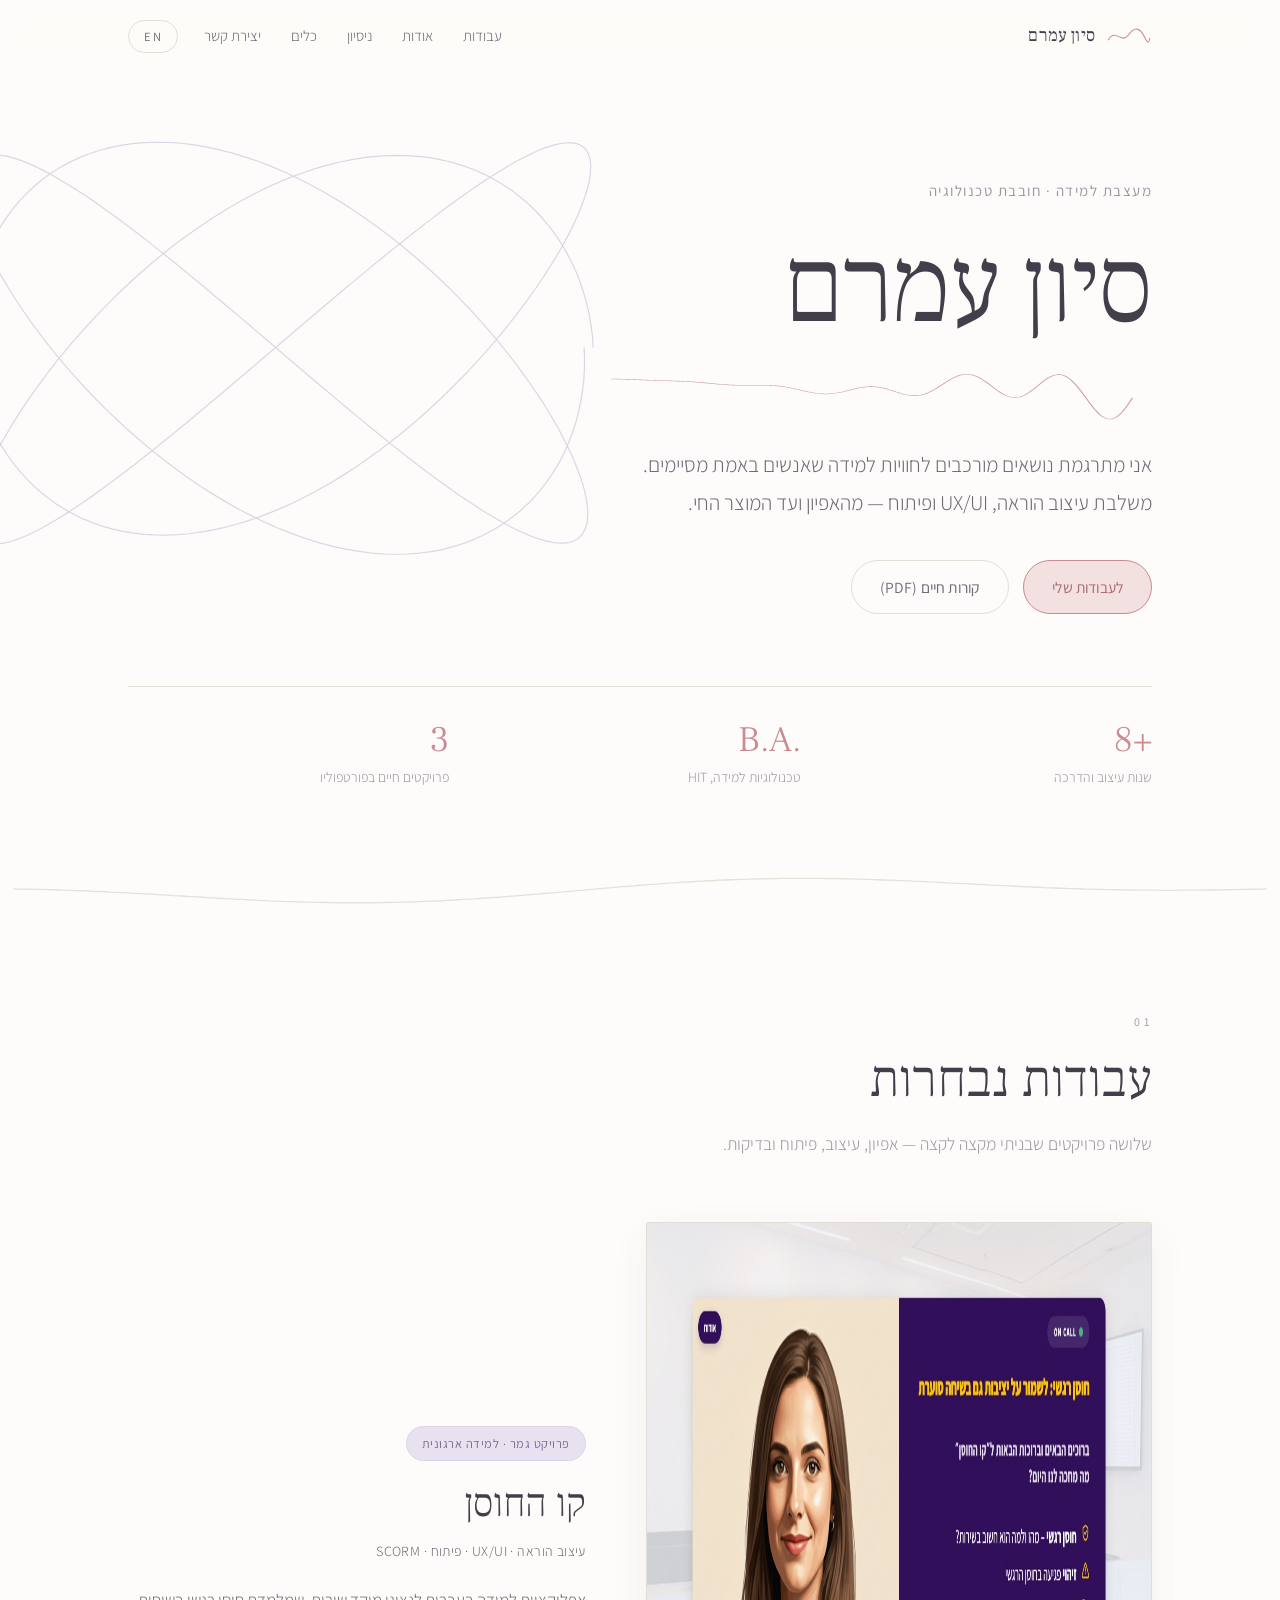
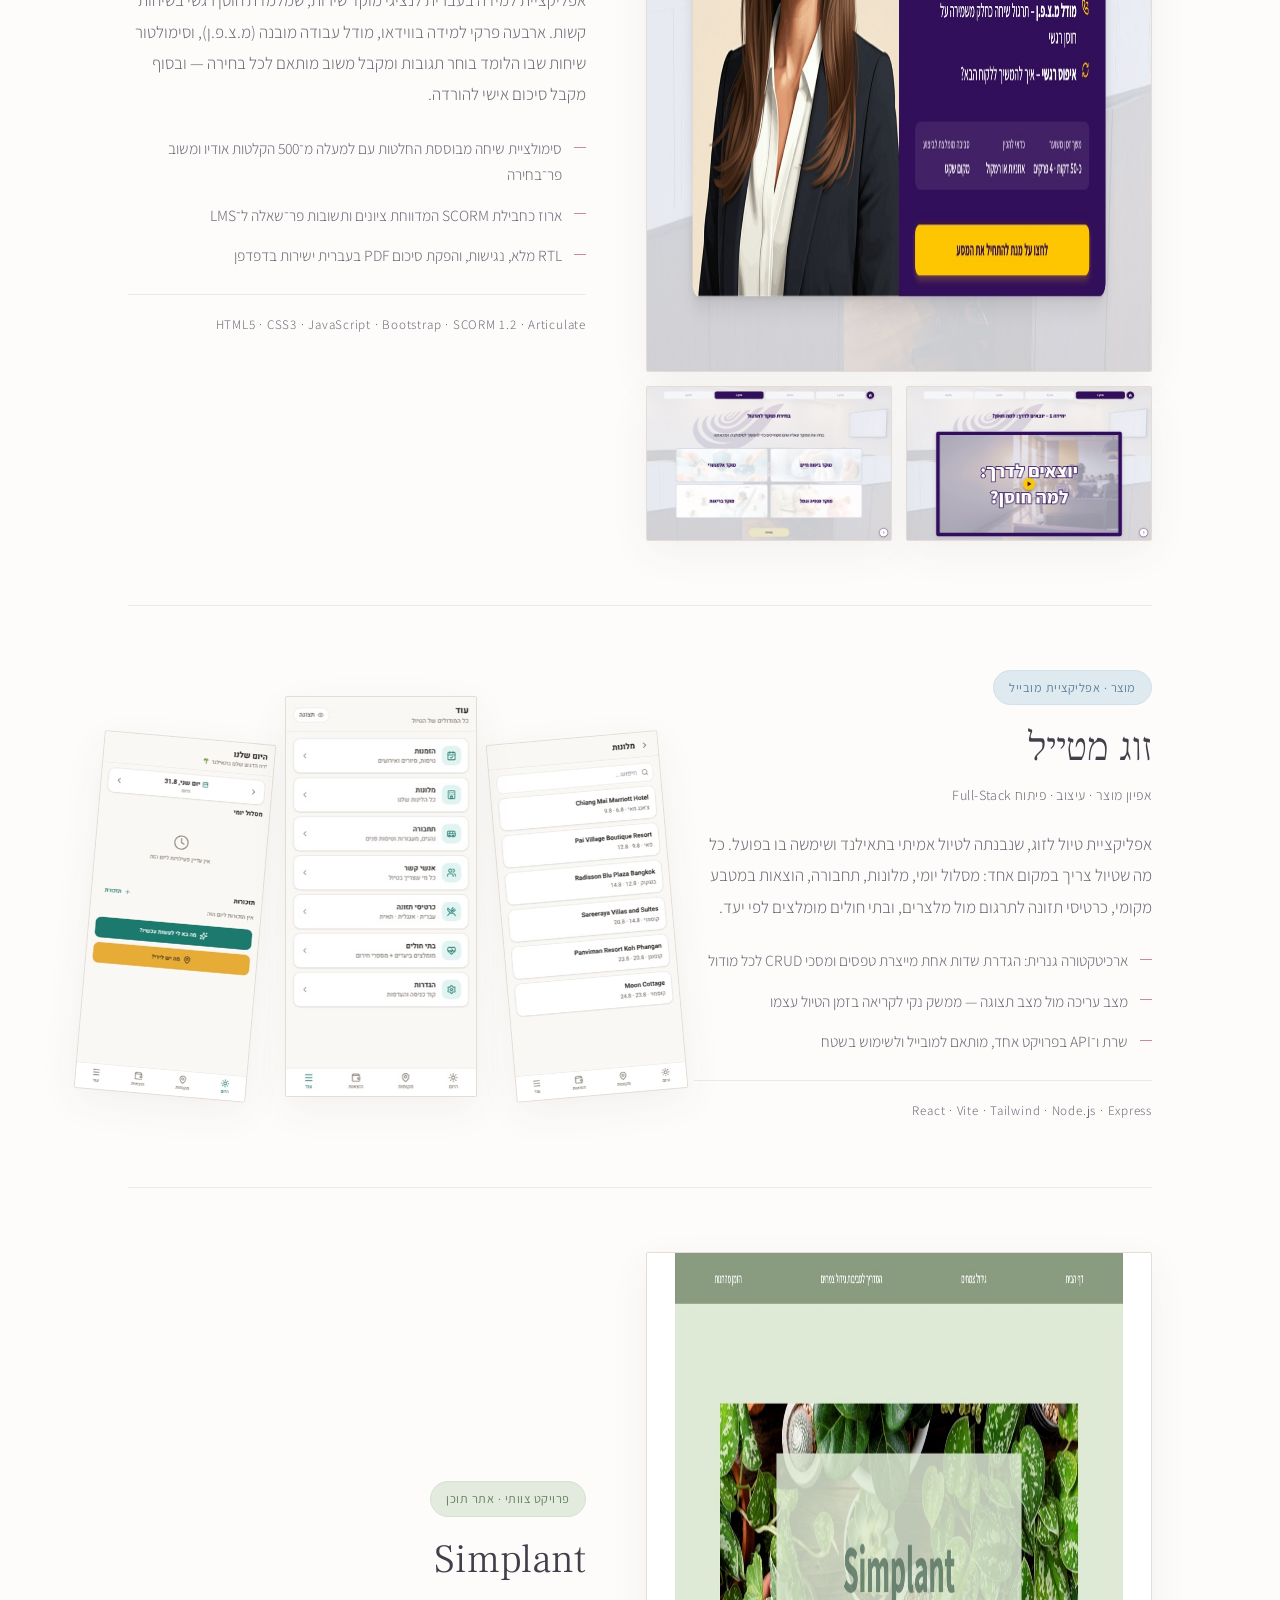
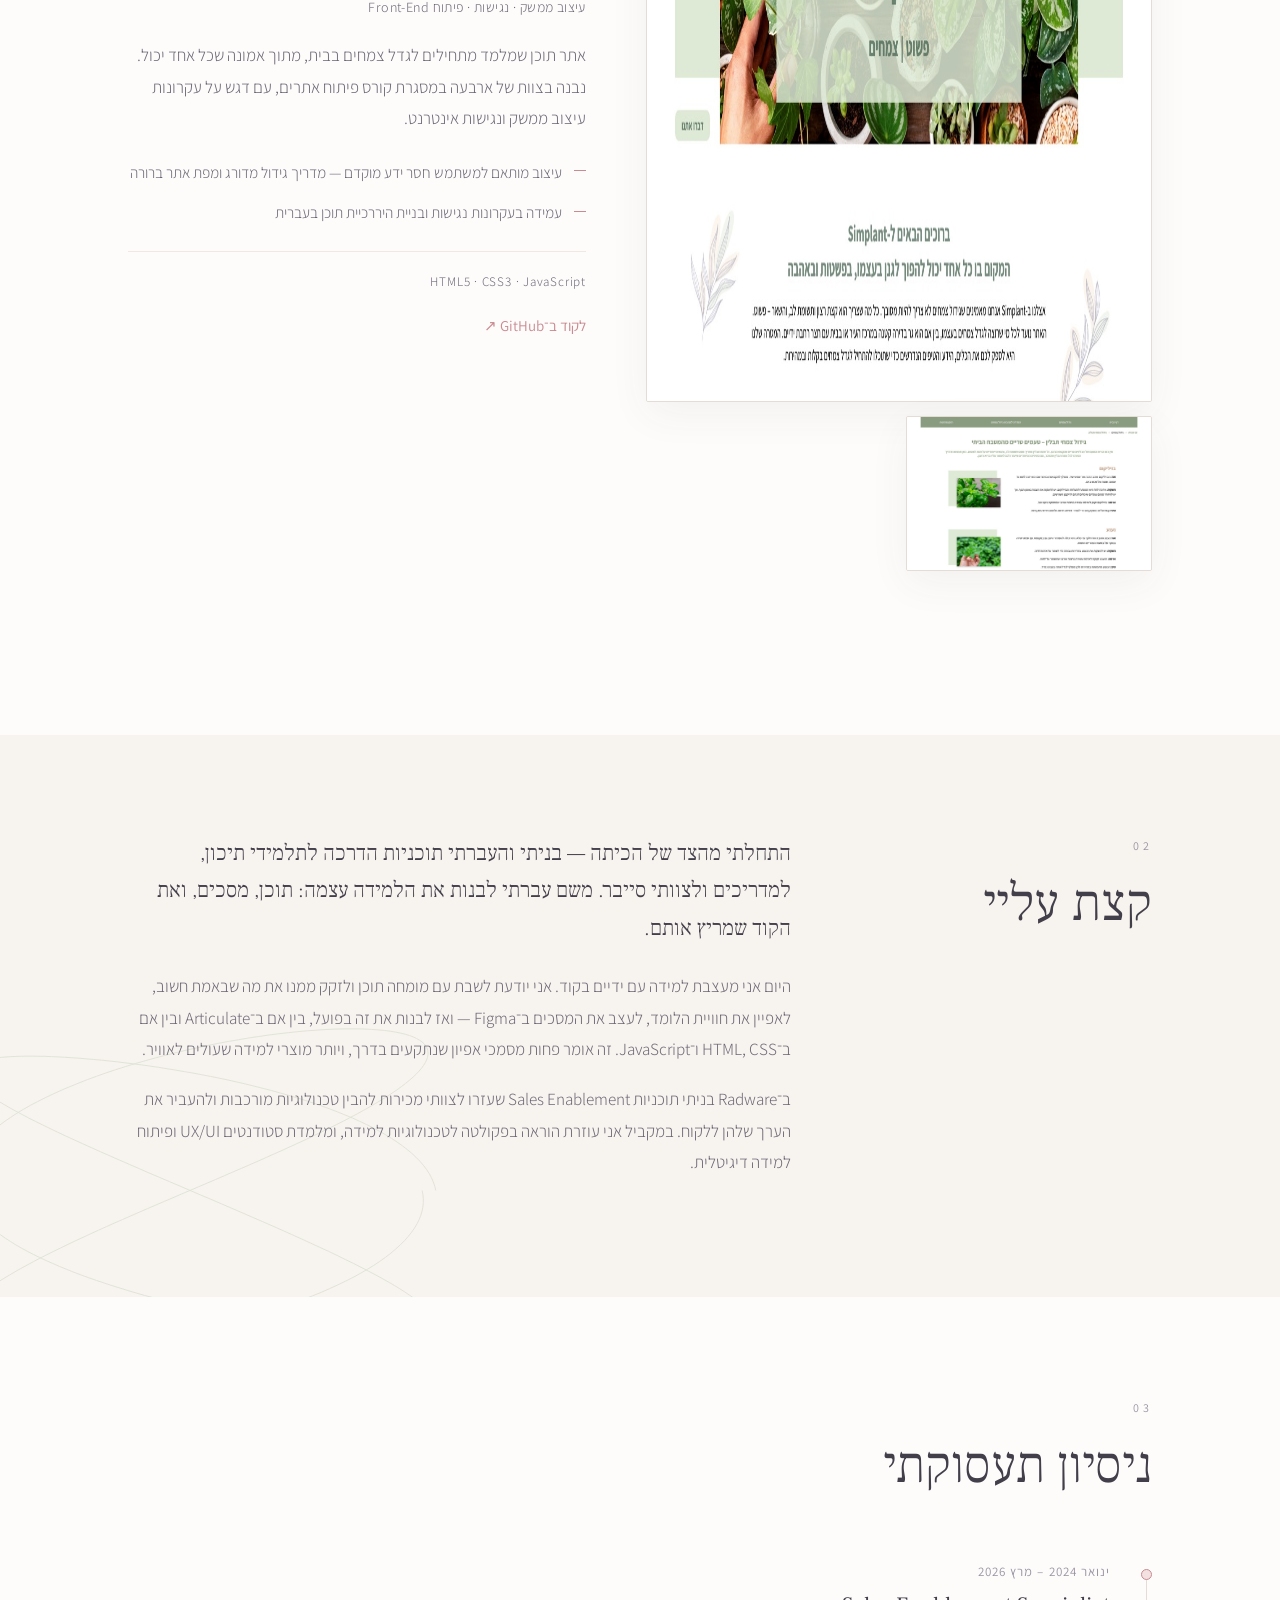
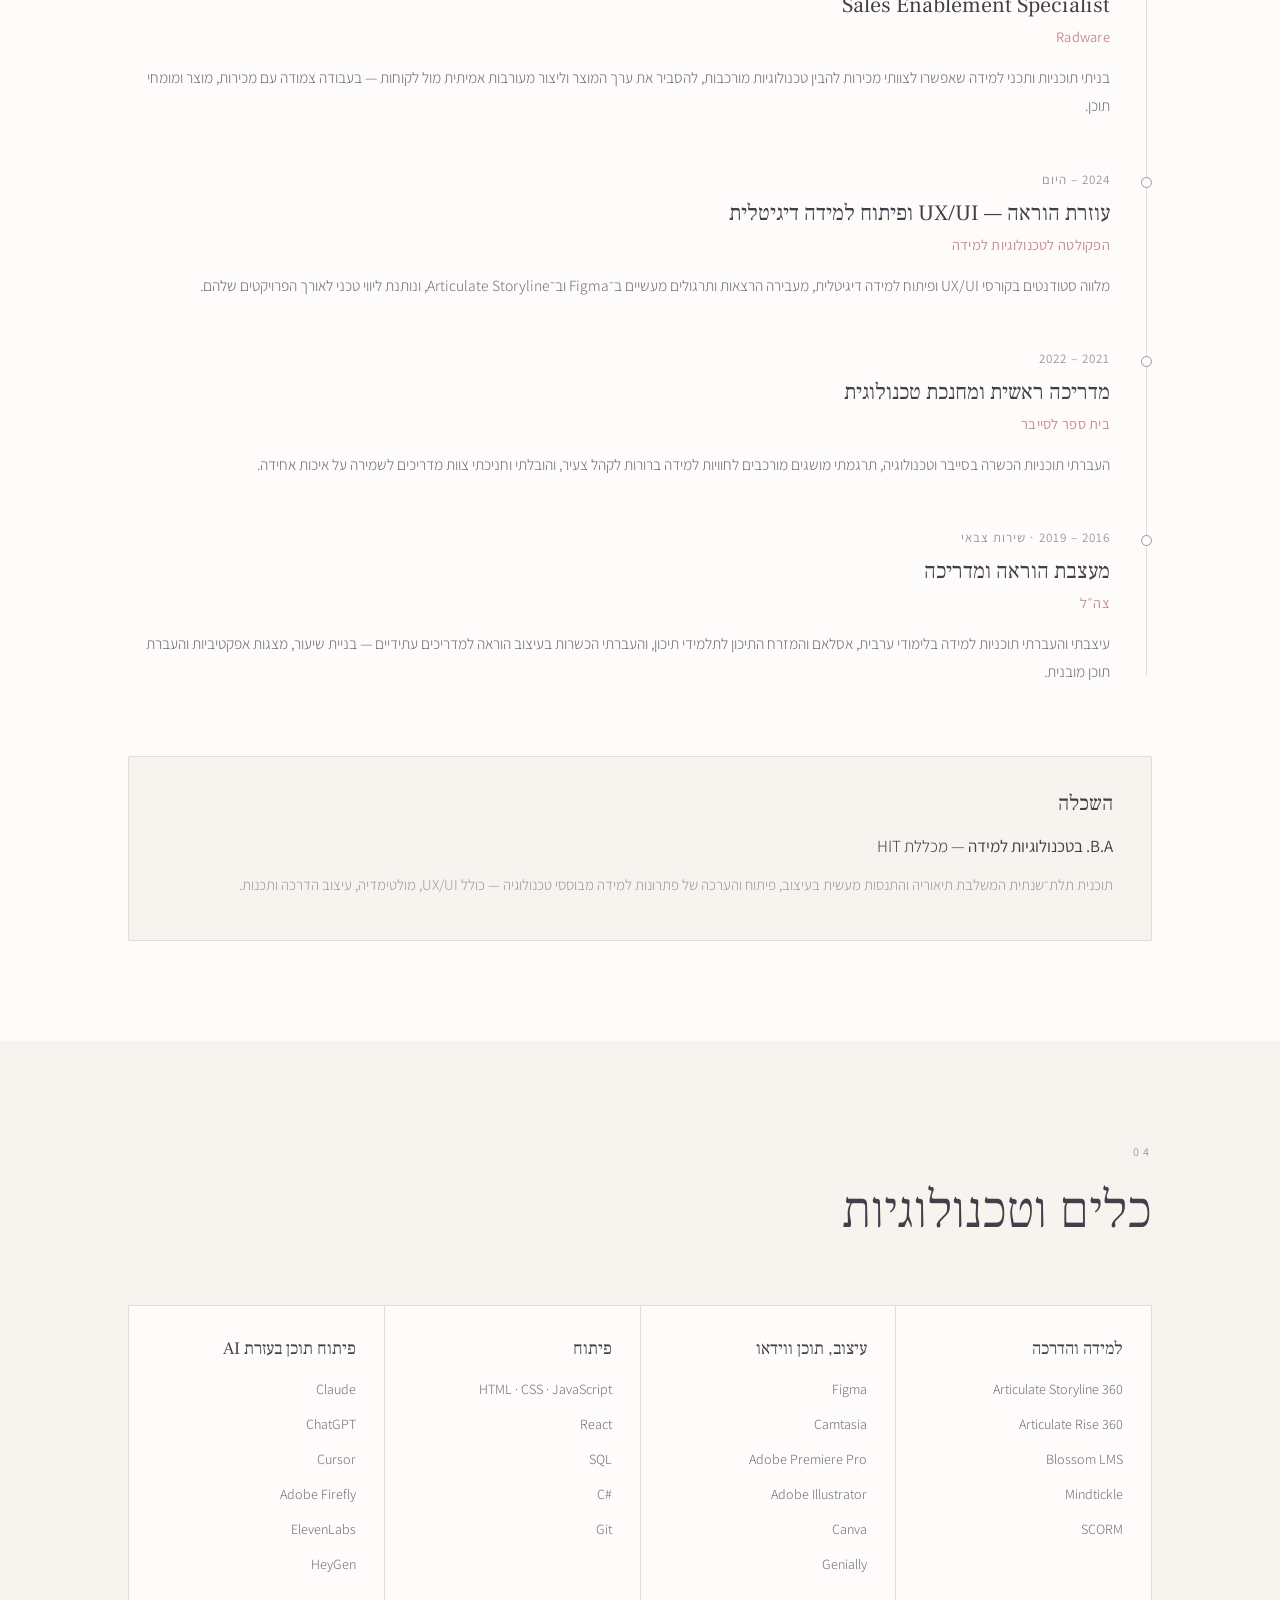
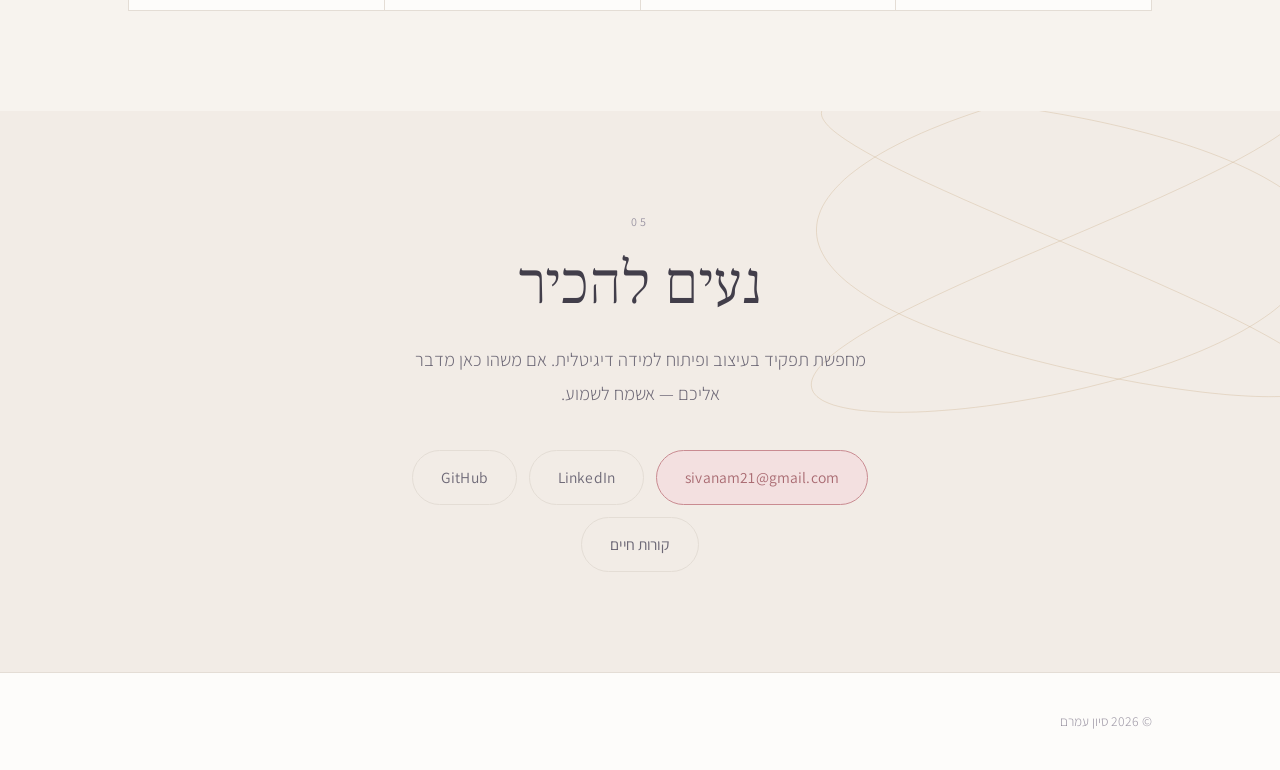
<file: old-site/index.html>
<!DOCTYPE html>
<html lang="he" dir="rtl">
<head>
<meta charset="utf-8">
<meta name="viewport" content="width=device-width, initial-scale=1">
<title>סיון עמרם — מעצבת למידה דיגיטלית</title>
<meta name="description" content="פורטפוליו של סיון עמרם — מעצבת למידה ופיתוח למידה דיגיטלית. פרויקטים בעברית, UX/UI, Articulate Storyline, SCORM ופיתוח אינטראקטיבי.">
<meta property="og:title" content="סיון עמרם — מעצבת למידה דיגיטלית">
<meta property="og:description" content="פורטפוליו: פרויקטי למידה דיגיטלית, UX/UI ופיתוח אינטראקטיבי.">
<meta property="og:type" content="website">
<link rel="preconnect" href="https://fonts.googleapis.com">
<link rel="preconnect" href="https://fonts.gstatic.com" crossorigin>
<link href="https://fonts.googleapis.com/css2?family=Frank+Ruhl+Libre:wght@300;400;500;700&family=Assistant:wght@200;300;400;600&display=swap" rel="stylesheet">
<link rel="stylesheet" href="styles.css">
<link rel="icon" href="data:image/svg+xml,<svg xmlns='http://www.w3.org/2000/svg' viewBox='0 0 100 100'><rect width='100' height='100' rx='24' fill='%23fdfcfa'/><path d='M22 62 C 34 30, 50 78, 62 46 S 80 34, 82 44' fill='none' stroke='%23c98b91' stroke-width='5' stroke-linecap='round'/></svg>">
</head>
<body>

<a class="skip" href="#main" data-he="דילוג לתוכן" data-en="Skip to content">דילוג לתוכן</a>

<header class="nav" id="nav">
  <div class="wrap nav-in">
    <a class="brand" href="#top">
      <svg class="brand-line" viewBox="0 0 60 26" aria-hidden="true">
        <path d="M3 18 C 12 2, 20 24, 29 12 S 44 2, 50 14 S 56 20, 57 16"
              fill="none" stroke="currentColor" stroke-width="1.4" stroke-linecap="round"/>
      </svg>
      <span class="brand-name" data-he="סיון עמרם" data-en="Sivan Amram">סיון עמרם</span>
    </a>
    <nav class="nav-links">
      <a href="#work"     data-he="עבודות"     data-en="Work">עבודות</a>
      <a href="#about"    data-he="אודות"      data-en="About">אודות</a>
      <a href="#exp"      data-he="ניסיון"     data-en="Experience">ניסיון</a>
      <a href="#skills"   data-he="כלים"       data-en="Toolkit">כלים</a>
      <a href="#contact"  data-he="יצירת קשר"  data-en="Contact">יצירת קשר</a>
    </nav>
    <button class="lang" id="langBtn" type="button" aria-label="Switch language">
      <span data-he="EN" data-en="עב">EN</span>
    </button>
  </div>
</header>

<main id="main">

<!-- ───────────── HERO ───────────── -->
<section class="hero" id="top">
  <svg class="art art-hero-bg" viewBox="0 0 560 380" aria-hidden="true" preserveAspectRatio="xMidYMid meet">
    <path d="M 530,190 L 530.3,198.8 L 530.2,207.5 L 529.7,216.3 L 528.7,225 L 527.3,233.6 L 525.5,242.2 L 523.3,250.6 L 520.6,258.9 L 517.5,266.9 L 514,274.8 L 510.1,282.5 L 505.7,289.9 L 501,297.1 L 495.8,303.9 L 490.3,310.4 L 484.4,316.6 L 478.1,322.4 L 471.4,327.8 L 464.4,332.8 L 457,337.4 L 449.3,341.5 L 441.3,345.2 L 433,348.5 L 424.4,351.2 L 415.6,353.5 L 406.4,355.3 L 397.1,356.5 L 387.5,357.3 L 377.7,357.5 L 367.7,357.3 L 357.6,356.5 L 347.3,355.2 L 336.9,353.4 L 326.3,351.1 L 315.7,348.3 L 305.1,345 L 294.3,341.2 L 283.6,337 L 272.8,332.3 L 262.1,327.2 L 251.4,321.7 L 240.7,315.7 L 230.2,309.4 L 219.7,302.8 L 209.4,295.7 L 199.2,288.4 L 189.1,280.8 L 179.2,272.9 L 169.5,264.8 L 160.1,256.5 L 150.8,247.9 L 141.8,239.3 L 133.1,230.5 L 124.7,221.6 L 116.5,212.6 L 108.7,203.6 L 101.1,194.5 L 93.9,185.5 L 87.1,176.5 L 80.6,167.6 L 74.5,158.8 L 68.7,150.1 L 63.4,141.6 L 58.4,133.2 L 53.8,125 L 49.7,117.1 L 45.9,109.4 L 42.6,102 L 39.6,94.9 L 37.1,88.1 L 35.1,81.7 L 33.4,75.6 L 32.2,69.8 L 31.4,64.5 L 31,59.5 L 31,55 L 31.5,50.8 L 32.4,47.1 L 33.7,43.9 L 35.3,41.1 L 37.4,38.7 L 39.9,36.8 L 42.8,35.4 L 46,34.4 L 49.6,33.9 L 53.6,33.8 L 58,34.3 L 62.6,35.1 L 67.7,36.4 L 73,38.2 L 78.7,40.4 L 84.7,43 L 90.9,46.1 L 97.5,49.6 L 104.3,53.4 L 111.4,57.7 L 118.8,62.3 L 126.4,67.3 L 134.2,72.6 L 142.2,78.3 L 150.5,84.2 L 158.9,90.5 L 167.5,97 L 176.3,103.8 L 185.2,110.9 L 194.3,118.1 L 203.5,125.6 L 212.8,133.2 L 222.2,141 L 231.7,149 L 241.2,157 L 250.9,165.2 L 260.6,173.4 L 270.3,181.7 L 280,190 L 289.7,198.3 L 299.5,206.6 L 309.2,214.9 L 318.9,223 L 328.5,231.2 L 338.1,239.2 L 347.6,247 L 357,254.8 L 366.3,262.3 L 375.4,269.7 L 384.5,276.8 L 393.4,283.7 L 402.1,290.4 L 410.7,296.7 L 419.1,302.8 L 427.3,308.6 L 435.3,314 L 443,319.1 L 450.5,323.9 L 457.8,328.2 L 464.8,332.2 L 471.5,335.8 L 477.9,338.9 L 484.1,341.6 L 489.9,343.9 L 495.4,345.8 L 500.5,347.1 L 505.3,348.1 L 509.8,348.5 L 513.9,348.5 L 517.6,348 L 520.9,347 L 523.9,345.6 L 526.4,343.7 L 528.5,341.3 L 530.2,338.4 L 531.5,335.1 L 532.4,331.4 L 532.8,327.2 L 532.9,322.5 L 532.4,317.5 L 531.6,312 L 530.3,306.2 L 528.6,299.9 L 526.4,293.4 L 523.8,286.4 L 520.8,279.2 L 517.3,271.7 L 513.4,263.9 L 509.2,255.8 L 504.4,247.5 L 499.3,239 L 493.8,230.4 L 487.9,221.6 L 481.6,212.7 L 475,203.6 L 467.9,194.6 L 460.6,185.4 L 452.9,176.3 L 444.9,167.2 L 436.6,158.2 L 428,149.2 L 419.1,140.4 L 410,131.7 L 400.6,123.2 L 391,114.8 L 381.2,106.7 L 371.3,98.8 L 361.1,91.3 L 350.8,84 L 340.4,77 L 329.9,70.4 L 319.3,64.2 L 308.6,58.3 L 297.9,52.9 L 287.2,47.8 L 276.4,43.3 L 265.7,39.1 L 255,35.5 L 244.4,32.3 L 233.8,29.6 L 223.4,27.4 L 213.1,25.7 L 202.9,24.5 L 192.9,23.9 L 183,23.7 L 173.3,24 L 163.9,24.9 L 154.7,26.2 L 145.7,28 L 137,30.4 L 128.6,33.2 L 120.4,36.4 L 112.6,40.2 L 105,44.3 L 97.8,48.9 L 91,53.9 L 84.5,59.3 L 78.3,65.1 L 72.5,71.2 L 67.1,77.7 L 62.1,84.5 L 57.5,91.5 L 53.3,98.8 L 49.4,106.4 L 46,114.2 L 43,122.2 L 40.4,130.3 L 38.2,138.6 L 36.5,147.1 L 35.1,155.6 L 34.2,164.1 L 33.7,172.7 L 33.6,181.4 L 33.9,190 L 34.6,198.6 L 35.7,207.1 L 37.2,215.6 L 39.1,223.9 L 41.4,232.1 L 44,240.1 L 47.1,248 L 50.5,255.7 L 54.3,263.1 L 58.4,270.3 L 62.9,277.3 L 67.7,284 L 72.8,290.4 L 78.3,296.4 L 84.1,302.2 L 90.1,307.6 L 96.5,312.6 L 103.1,317.3 L 110,321.6 L 117.2,325.5 L 124.6,329.1 L 132.2,332.2 L 140.1,334.9 L 148.2,337.1 L 156.5,339 L 164.9,340.4 L 173.6,341.4 L 182.4,341.9 L 191.4,342 L 200.5,341.6 L 209.7,340.9 L 219,339.6 L 228.5,338 L 238,335.9 L 247.6,333.4 L 257.3,330.5 L 267,327.2 L 276.7,323.4 L 286.5,319.3 L 296.3,314.8 L 306.1,309.9 L 315.8,304.7 L 325.5,299.1 L 335.2,293.2 L 344.8,287 L 354.3,280.4 L 363.7,273.6 L 373,266.5 L 382.2,259.2 L 391.3,251.7 L 400.2,243.9 L 408.9,236 L 417.5,227.9 L 425.8,219.6 L 434,211.3 L 441.9,202.8 L 449.6,194.3 L 457.1,185.7 L 464.3,177.1 L 471.2,168.5 L 477.8,160 L 484.1,151.4 L 490.1,143 L 495.8,134.7 L 501.1,126.5 L 506.1,118.5 L 510.8,110.6 L 515,102.9 L 518.9,95.5 L 522.4,88.3 L 525.5,81.4 L 528.1,74.8 L 530.4,68.6 L 532.3,62.6 L 533.7,57.1 L 534.7,51.9 L 535.2,47.1 L 535.3,42.7 L 535,38.7 L 534.2,35.2 L 533,32.2 L 531.4,29.6 L 529.3,27.5 L 526.8,25.9 L 523.8,24.8 L 520.4,24.2 L 516.5,24.1 L 512.3,24.5 L 507.6,25.4 L 502.5,26.8 L 497,28.7 L 491.1,31.2 L 484.8,34.1 L 478.2,37.5 L 471.2,41.3 L 463.9,45.7 L 456.2,50.4 L 448.2,55.6 L 439.9,61.3 L 431.3,67.3 L 422.4,73.7 L 413.3,80.5 L 403.9,87.6 L 394.4,95 L 384.6,102.7 L 374.6,110.7 L 364.5,118.9 L 354.2,127.3 L 343.8,136 L 333.3,144.7 L 322.7,153.7 L 312.1,162.7 L 301.4,171.7 L 290.7,180.9 L 280,190 L 269.3,199.1 L 258.7,208.2 L 248.1,217.2 L 237.6,226.1 L 227.2,234.8 L 216.9,243.4 L 206.7,251.9 L 196.7,260.1 L 186.9,268 L 177.3,275.7 L 167.9,283.2 L 158.7,290.3 L 149.7,297 L 141,303.5 L 132.6,309.6 L 124.5,315.2 L 116.6,320.5 L 109.1,325.4 L 101.9,329.8 L 95,333.8 L 88.5,337.4 L 82.3,340.5 L 76.5,343.1 L 71,345.3 L 66,347 L 61.3,348.2 L 57,348.9 L 53.1,349.2 L 49.5,349 L 46.4,348.3 L 43.7,347.1 L 41.4,345.5 L 39.5,343.4 L 38,340.9 L 37,337.9 L 36.3,334.6 L 36,330.8 L 36.1,326.6 L 36.6,322 L 37.6,317.1 L 38.9,311.8 L 40.6,306.1 L 42.7,300.1 L 45.1,293.9 L 48,287.3 L 51.2,280.5 L 54.7,273.5 L 58.6,266.2 L 62.9,258.7 L 67.5,251 L 72.4,243.2 L 77.6,235.2 L 83.2,227.2 L 89.1,219 L 95.2,210.8 L 101.6,202.5 L 108.4,194.2 L 115.3,185.8 L 122.6,177.5 L 130.1,169.3 L 137.8,161.1 L 145.7,153 L 153.8,145 L 162.2,137.1 L 170.7,129.4 L 179.4,121.9 L 188.3,114.5 L 197.3,107.4 L 206.5,100.5 L 215.8,93.9 L 225.2,87.5 L 234.7,81.4 L 244.3,75.6 L 254,70.1 L 263.7,65 L 273.5,60.2 L 283.3,55.8 L 293.1,51.8 L 302.9,48.2 L 312.8,44.9 L 322.6,42.1 L 332.3,39.7 L 342,37.7 L 351.7,36.2 L 361.2,35.2 L 370.7,34.5 L 380,34.4 L 389.2,34.7 L 398.3,35.4 L 407.2,36.6 L 415.9,38.3 L 424.5,40.4 L 432.8,43 L 440.9,46 L 448.8,49.5 L 456.4,53.4 L 463.8,57.7 L 470.9,62.4 L 477.7,67.6 L 484.2,73.1 L 490.3,79 L 496.2,85.3 L 501.7,91.9 L 506.9,98.8 L 511.6,106 L 516,113.5 L 520.1,121.3 L 523.7,129.3 L 526.9,137.5 L 529.7,146 L 532.1,154.5 L 534.1,163.3 L 535.6,172.1 L 536.7,181 L 537.3,190" fill="none" stroke="currentColor" stroke-width="1" stroke-linejoin="round"/>
  </svg>

  <div class="wrap hero-in">
    <p class="eyebrow" data-he="מעצבת למידה · חובבת טכנולוגיה" data-en="Instructional Designer · Technology Enthusiast">מעצבת למידה · חובבת טכנולוגיה</p>
    <h1 class="hero-title" data-he="סיון עמרם" data-en="Sivan Amram">סיון עמרם</h1>

    <svg class="art art-resolve" viewBox="0 0 680 200" aria-hidden="true" preserveAspectRatio="none">
      <path class="draw" d="M 24,137.3 L 25.7,143.4 L 27.3,149.4 L 29,155.2 L 30.7,160.8 L 32.3,166.1 L 34,171 L 35.6,175.6 L 37.3,179.9 L 39,183.7 L 40.6,187.1 L 42.3,190 L 44,192.5 L 45.6,194.4 L 47.3,195.9 L 48.9,196.9 L 50.6,197.3 L 52.3,197.2 L 53.9,196.6 L 55.6,195.6 L 57.3,194 L 58.9,192 L 60.6,189.5 L 62.3,186.6 L 63.9,183.3 L 65.6,179.6 L 67.2,175.6 L 68.9,171.3 L 70.6,166.7 L 72.2,161.9 L 73.9,156.9 L 75.6,151.7 L 77.2,146.5 L 78.9,141.1 L 80.5,135.7 L 82.2,130.3 L 83.9,125 L 85.5,119.7 L 87.2,114.6 L 88.9,109.6 L 90.5,104.8 L 92.2,100.2 L 93.9,95.8 L 95.5,91.8 L 97.2,88 L 98.8,84.6 L 100.5,81.5 L 102.2,78.7 L 103.8,76.4 L 105.5,74.4 L 107.2,72.8 L 108.8,71.6 L 110.5,70.7 L 112.1,70.3 L 113.8,70.2 L 115.5,70.5 L 117.1,71.2 L 118.8,72.1 L 120.5,73.5 L 122.1,75.1 L 123.8,77 L 125.5,79.1 L 127.1,81.5 L 128.8,84.1 L 130.4,86.9 L 132.1,89.8 L 133.8,92.9 L 135.4,96 L 137.1,99.2 L 138.8,102.4 L 140.4,105.6 L 142.1,108.8 L 143.7,111.9 L 145.4,114.9 L 147.1,117.8 L 148.7,120.5 L 150.4,123.1 L 152.1,125.5 L 153.7,127.7 L 155.4,129.7 L 157.1,131.4 L 158.7,132.8 L 160.4,134 L 162,134.9 L 163.7,135.5 L 165.4,135.9 L 167,135.9 L 168.7,135.7 L 170.4,135.2 L 172,134.4 L 173.7,133.3 L 175.3,132 L 177,130.4 L 178.7,128.7 L 180.3,126.6 L 182,124.4 L 183.7,122.1 L 185.3,119.5 L 187,116.9 L 188.7,114.1 L 190.3,111.2 L 192,108.3 L 193.6,105.3 L 195.3,102.3 L 197,99.4 L 198.6,96.4 L 200.3,93.5 L 202,90.7 L 203.6,88 L 205.3,85.4 L 206.9,83 L 208.6,80.7 L 210.3,78.6 L 211.9,76.6 L 213.6,74.9 L 215.3,73.4 L 216.9,72.1 L 218.6,71.1 L 220.3,70.2 L 221.9,69.7 L 223.6,69.3 L 225.2,69.2 L 226.9,69.4 L 228.6,69.8 L 230.2,70.4 L 231.9,71.3 L 233.6,72.3 L 235.2,73.6 L 236.9,75.1 L 238.5,76.7 L 240.2,78.5 L 241.9,80.5 L 243.5,82.6 L 245.2,84.8 L 246.9,87.2 L 248.5,89.6 L 250.2,92 L 251.9,94.5 L 253.5,97.1 L 255.2,99.6 L 256.8,102.2 L 258.5,104.7 L 260.2,107.2 L 261.8,109.6 L 263.5,111.9 L 265.2,114.1 L 266.8,116.3 L 268.5,118.3 L 270.1,120.2 L 271.8,121.9 L 273.5,123.5 L 275.1,125 L 276.8,126.2 L 278.5,127.3 L 280.1,128.3 L 281.8,129 L 283.5,129.6 L 285.1,130.1 L 286.8,130.3 L 288.4,130.4 L 290.1,130.3 L 291.8,130.1 L 293.4,129.8 L 295.1,129.3 L 296.8,128.6 L 298.4,127.9 L 300.1,127 L 301.7,126.1 L 303.4,125 L 305.1,123.9 L 306.7,122.7 L 308.4,121.5 L 310.1,120.3 L 311.7,119 L 313.4,117.7 L 315.1,116.5 L 316.7,115.2 L 318.4,114 L 320,112.8 L 321.7,111.7 L 323.4,110.6 L 325,109.6 L 326.7,108.7 L 328.4,107.8 L 330,107.1 L 331.7,106.4 L 333.3,105.9 L 335,105.4 L 336.7,105.1 L 338.3,104.9 L 340,104.7 L 341.7,104.7 L 343.3,104.8 L 345,105 L 346.7,105.3 L 348.3,105.6 L 350,106.1 L 351.6,106.7 L 353.3,107.3 L 355,108 L 356.6,108.8 L 358.3,109.6 L 360,110.5 L 361.6,111.4 L 363.3,112.4 L 364.9,113.3 L 366.6,114.3 L 368.3,115.3 L 369.9,116.3 L 371.6,117.2 L 373.3,118.2 L 374.9,119.1 L 376.6,120 L 378.3,120.8 L 379.9,121.6 L 381.6,122.3 L 383.2,123 L 384.9,123.6 L 386.6,124.1 L 388.2,124.5 L 389.9,124.9 L 391.6,125.2 L 393.2,125.4 L 394.9,125.5 L 396.5,125.5 L 398.2,125.5 L 399.9,125.3 L 401.5,125.1 L 403.2,124.8 L 404.9,124.5 L 406.5,124 L 408.2,123.5 L 409.9,122.9 L 411.5,122.3 L 413.2,121.6 L 414.8,120.9 L 416.5,120.1 L 418.2,119.3 L 419.8,118.4 L 421.5,117.5 L 423.2,116.7 L 424.8,115.7 L 426.5,114.8 L 428.1,113.9 L 429.8,113 L 431.5,112.1 L 433.1,111.2 L 434.8,110.3 L 436.5,109.5 L 438.1,108.6 L 439.8,107.8 L 441.5,107.1 L 443.1,106.3 L 444.8,105.7 L 446.4,105 L 448.1,104.4 L 449.8,103.9 L 451.4,103.3 L 453.1,102.9 L 454.8,102.5 L 456.4,102.1 L 458.1,101.8 L 459.7,101.5 L 461.4,101.2 L 463.1,101 L 464.7,100.8 L 466.4,100.7 L 468.1,100.6 L 469.7,100.5 L 471.4,100.5 L 473.1,100.5 L 474.7,100.5 L 476.4,100.5 L 478,100.5 L 479.7,100.6 L 481.4,100.6 L 483,100.7 L 484.7,100.7 L 486.4,100.8 L 488,100.8 L 489.7,100.9 L 491.3,100.9 L 493,100.9 L 494.7,100.9 L 496.3,100.9 L 498,100.9 L 499.7,100.9 L 501.3,100.8 L 503,100.7 L 504.7,100.6 L 506.3,100.5 L 508,100.3 L 509.6,100.2 L 511.3,100 L 513,99.8 L 514.6,99.6 L 516.3,99.3 L 518,99 L 519.6,98.8 L 521.3,98.5 L 522.9,98.1 L 524.6,97.8 L 526.3,97.5 L 527.9,97.1 L 529.6,96.8 L 531.3,96.4 L 532.9,96.1 L 534.6,95.7 L 536.3,95.3 L 537.9,95 L 539.6,94.6 L 541.2,94.3 L 542.9,93.9 L 544.6,93.6 L 546.2,93.2 L 547.9,92.9 L 549.6,92.6 L 551.2,92.3 L 552.9,92 L 554.5,91.7 L 556.2,91.4 L 557.9,91.1 L 559.5,90.9 L 561.2,90.6 L 562.9,90.4 L 564.5,90.2 L 566.2,90 L 567.9,89.8 L 569.5,89.6 L 571.2,89.4 L 572.8,89.2 L 574.5,89 L 576.2,88.9 L 577.8,88.7 L 579.5,88.6 L 581.2,88.5 L 582.8,88.3 L 584.5,88.2 L 586.1,88.1 L 587.8,87.9 L 589.5,87.8 L 591.1,87.7 L 592.8,87.6 L 594.5,87.5 L 596.1,87.3 L 597.8,87.2 L 599.5,87.1 L 601.1,87 L 602.8,86.8 L 604.4,86.7 L 606.1,86.6 L 607.8,86.4 L 609.4,86.3 L 611.1,86.2 L 612.8,86 L 614.4,85.9 L 616.1,85.8 L 617.7,85.6 L 619.4,85.5 L 621.1,85.3 L 622.7,85.2 L 624.4,85 L 626.1,84.9 L 627.7,84.7 L 629.4,84.6 L 631.1,84.5 L 632.7,84.3 L 634.4,84.2 L 636,84 L 637.7,83.9 L 639.4,83.8 L 641,83.6 L 642.7,83.5 L 644.4,83.4 L 646,83.3 L 647.7,83.1 L 649.3,83 L 651,82.9 L 652.7,82.8 L 654.3,82.7 L 656,82.6" fill="none" stroke="currentColor" stroke-width="1.6"
            stroke-linecap="round" stroke-linejoin="round"/>
    </svg>

    <p class="hero-lead"
       data-he="אני מתרגמת נושאים מורכבים לחוויות למידה שאנשים באמת מסיימים. משלבת עיצוב הוראה, UX/UI ופיתוח — מהאפיון ועד המוצר החי."
       data-en="I turn complex subject matter into learning experiences people actually finish — combining instructional design, UX/UI and hands-on development, from concept to a working product.">
      אני מתרגמת נושאים מורכבים לחוויות למידה שאנשים באמת מסיימים. משלבת עיצוב הוראה, UX/UI ופיתוח — מהאפיון ועד המוצר החי.
    </p>
    <div class="hero-cta">
      <a class="btn btn-primary" href="#work" data-he="לעבודות שלי" data-en="View my work">לעבודות שלי</a>
      <a class="btn btn-ghost" href="../assets/Sivan-Amram-CV.pdf" target="_blank" rel="noopener" data-he="קורות חיים (PDF)" data-en="Résumé (PDF)">קורות חיים (PDF)</a>
    </div>
    <ul class="hero-stats">
      <li><strong>8+</strong><span data-he="שנות עיצוב והדרכה" data-en="years designing & teaching">שנות עיצוב והדרכה</span></li>
      <li><strong>B.A.</strong><span data-he="טכנולוגיות למידה, HIT" data-en="Instructional Technologies, HIT">טכנולוגיות למידה, HIT</span></li>
      <li><strong>3</strong><span data-he="פרויקטים חיים בפורטפוליו" data-en="live projects below">פרויקטים חיים בפורטפוליו</span></li>
    </ul>
  </div>
</section>

<svg class="divider" viewBox="0 0 900 40" aria-hidden="true" preserveAspectRatio="none">
  <path class="draw" d="M 10,20 L 14,20.1 L 18,20.1 L 22,20.2 L 26,20.3 L 30,20.4 L 34,20.6 L 38,20.7 L 42,20.9 L 46,21 L 50,21.2 L 54,21.4 L 58,21.6 L 62,21.8 L 66,22.1 L 70,22.3 L 74,22.5 L 78,22.8 L 82,23 L 86,23.3 L 90,23.6 L 94,23.9 L 98,24.1 L 102,24.4 L 106,24.7 L 110,25 L 114,25.3 L 118,25.6 L 122,26 L 126,26.3 L 130,26.6 L 134,26.9 L 138,27.2 L 142,27.5 L 146,27.8 L 150,28.1 L 154,28.4 L 158,28.7 L 162,29 L 166,29.3 L 170,29.5 L 174,29.8 L 178,30 L 182,30.3 L 186,30.5 L 190,30.8 L 194,31 L 198,31.2 L 202,31.4 L 206,31.5 L 210,31.7 L 214,31.9 L 218,32 L 222,32.1 L 226,32.2 L 230,32.3 L 234,32.4 L 238,32.5 L 242,32.5 L 246,32.5 L 250,32.5 L 254,32.5 L 258,32.5 L 262,32.5 L 266,32.4 L 270,32.3 L 274,32.2 L 278,32.1 L 282,32 L 286,31.9 L 290,31.7 L 294,31.5 L 298,31.3 L 302,31.1 L 306,30.9 L 310,30.7 L 314,30.4 L 318,30.1 L 322,29.8 L 326,29.5 L 330,29.2 L 334,28.9 L 338,28.5 L 342,28.2 L 346,27.8 L 350,27.5 L 354,27.1 L 358,26.7 L 362,26.3 L 366,25.9 L 370,25.4 L 374,25 L 378,24.6 L 382,24.1 L 386,23.7 L 390,23.3 L 394,22.8 L 398,22.4 L 402,21.9 L 406,21.4 L 410,21 L 414,20.5 L 418,20.1 L 422,19.6 L 426,19.2 L 430,18.8 L 434,18.3 L 438,17.9 L 442,17.5 L 446,17.1 L 450,16.6 L 454,16.2 L 458,15.8 L 462,15.5 L 466,15.1 L 470,14.7 L 474,14.4 L 478,14 L 482,13.7 L 486,13.4 L 490,13.1 L 494,12.8 L 498,12.5 L 502,12.3 L 506,12 L 510,11.8 L 514,11.6 L 518,11.4 L 522,11.2 L 526,11.1 L 530,10.9 L 534,10.8 L 538,10.7 L 542,10.6 L 546,10.5 L 550,10.4 L 554,10.4 L 558,10.3 L 562,10.3 L 566,10.3 L 570,10.3 L 574,10.4 L 578,10.4 L 582,10.5 L 586,10.5 L 590,10.6 L 594,10.7 L 598,10.8 L 602,11 L 606,11.1 L 610,11.3 L 614,11.4 L 618,11.6 L 622,11.8 L 626,12 L 630,12.2 L 634,12.4 L 638,12.6 L 642,12.9 L 646,13.1 L 650,13.3 L 654,13.6 L 658,13.8 L 662,14.1 L 666,14.4 L 670,14.6 L 674,14.9 L 678,15.1 L 682,15.4 L 686,15.7 L 690,15.9 L 694,16.2 L 698,16.5 L 702,16.7 L 706,17 L 710,17.2 L 714,17.5 L 718,17.7 L 722,18 L 726,18.2 L 730,18.4 L 734,18.7 L 738,18.9 L 742,19.1 L 746,19.3 L 750,19.5 L 754,19.6 L 758,19.8 L 762,20 L 766,20.1 L 770,20.3 L 774,20.4 L 778,20.5 L 782,20.6 L 786,20.7 L 790,20.8 L 794,20.9 L 798,21 L 802,21 L 806,21.1 L 810,21.1 L 814,21.1 L 818,21.2 L 822,21.2 L 826,21.2 L 830,21.1 L 834,21.1 L 838,21.1 L 842,21 L 846,21 L 850,20.9 L 854,20.9 L 858,20.8 L 862,20.7 L 866,20.6 L 870,20.5 L 874,20.4 L 878,20.3 L 882,20.2 L 886,20.1 L 890,20" fill="none" stroke="currentColor" stroke-width="1.2" stroke-linecap="round"/>
</svg>

<!-- ───────────── WORK ───────────── -->
<section class="section" id="work">
  <div class="wrap">
    <div class="sec-head">
      <span class="sec-num">01</span>
      <h2 data-he="עבודות נבחרות" data-en="Selected work">עבודות נבחרות</h2>
      <p class="sec-sub"
         data-he="שלושה פרויקטים שבניתי מקצה לקצה — אפיון, עיצוב, פיתוח ובדיקות."
         data-en="Three projects I built end to end — research, design, development and testing.">
        שלושה פרויקטים שבניתי מקצה לקצה — אפיון, עיצוב, פיתוח ובדיקות.
      </p>
    </div>

    <!-- Project 1 -->
    <article class="case">
      <div class="case-media">
        <img src="../assets/kavhahosen-1.jpg" alt="קו החוסן — מסך הפתיחה" loading="lazy" width="1200" height="750">
        <div class="case-thumbs">
          <img src="../assets/kav-LearningChapter1.jpg" alt="קו החוסן — פרק למידה" loading="lazy">
          <img src="../assets/kav-Practice.jpg" alt="קו החוסן — בחירת מוקד לתרגול" loading="lazy">
        </div>
      </div>
      <div class="case-body">
        <span class="tag tag-a" data-he="פרויקט גמר · למידה ארגונית" data-en="Capstone · Corporate learning">פרויקט גמר · למידה ארגונית</span>
        <h3 data-he="קו החוסן" data-en="Kav HaHosen (Resilience Line)">קו החוסן</h3>
        <p class="case-role"
           data-he="עיצוב הוראה · UX/UI · פיתוח · SCORM"
           data-en="Instructional design · UX/UI · Development · SCORM">עיצוב הוראה · UX/UI · פיתוח · SCORM</p>
        <p data-he="אפליקציית למידה בעברית לנציגי מוקד שירות, שמלמדת חוסן רגשי בשיחות קשות. ארבעה פרקי למידה בווידאו, מודל עבודה מובנה (מ.צ.פ.ן), וסימולטור שיחות שבו הלומד בוחר תגובות ומקבל משוב מותאם לכל בחירה — ובסוף מקבל סיכום אישי להורדה."
           data-en="A Hebrew learning app for call-centre agents, teaching emotional resilience in difficult conversations. Four video-based chapters, a structured working model, and a call simulator where learners choose responses, receive tailored feedback on every choice, and end with a downloadable personal summary.">
          אפליקציית למידה בעברית לנציגי מוקד שירות, שמלמדת חוסן רגשי בשיחות קשות. ארבעה פרקי למידה בווידאו, מודל עבודה מובנה (מ.צ.פ.ן), וסימולטור שיחות שבו הלומד בוחר תגובות ומקבל משוב מותאם לכל בחירה — ובסוף מקבל סיכום אישי להורדה.
        </p>
        <ul class="bullets">
          <li data-he="סימולציית שיחה מבוססת החלטות עם למעלה מ־500 הקלטות אודיו ומשוב פר־בחירה" data-en="Decision-based call simulation with 500+ audio recordings and per-choice feedback">סימולציית שיחה מבוססת החלטות עם למעלה מ־500 הקלטות אודיו ומשוב פר־בחירה</li>
          <li data-he="ארוז כחבילת SCORM המדווחת ציונים ותשובות פר־שאלה ל־LMS" data-en="Packaged as a SCORM module reporting per-question interactions to the LMS">ארוז כחבילת SCORM המדווחת ציונים ותשובות פר־שאלה ל־LMS</li>
          <li data-he="RTL מלא, נגישות, והפקת סיכום PDF בעברית ישירות בדפדפן" data-en="Full RTL, accessibility, and in-browser Hebrew PDF summary generation">RTL מלא, נגישות, והפקת סיכום PDF בעברית ישירות בדפדפן</li>
        </ul>
        <p class="stack">HTML5 · CSS3 · JavaScript · Bootstrap · SCORM 1.2 · Articulate</p>
      </div>
    </article>

    <!-- Project 2 -->
    <article class="case case-alt">
      <div class="case-media phones">
        <img class="phone" src="../assets/hm-hotels.jpg" alt="זוג מטייל — מסך מלונות" loading="lazy">
        <img class="phone phone-mid" src="../assets/hm-more.jpg" alt="זוג מטייל — תפריט מודולים" loading="lazy">
        <img class="phone" src="../assets/hm-today.jpg" alt="זוג מטייל — מסך היום" loading="lazy">
      </div>
      <div class="case-body">
        <span class="tag tag-b" data-he="מוצר · אפליקציית מובייל" data-en="Product · Mobile app">מוצר · אפליקציית מובייל</span>
        <h3 data-he="זוג מטייל" data-en="Zug Metayel (Travelling Couple)">זוג מטייל</h3>
        <p class="case-role" data-he="אפיון מוצר · עיצוב · פיתוח Full-Stack" data-en="Product definition · Design · Full-stack development">אפיון מוצר · עיצוב · פיתוח Full-Stack</p>
        <p data-he="אפליקציית טיול לזוג, שנבנתה לטיול אמיתי בתאילנד ושימשה בו בפועל. כל מה שטיול צריך במקום אחד: מסלול יומי, מלונות, תחבורה, הוצאות במטבע מקומי, כרטיסי תזונה לתרגום מול מלצרים, ובתי חולים מומלצים לפי יעד."
           data-en="A two-person travel app, built for — and actually used on — a real trip to Thailand. Everything a trip needs in one place: a daily route, hotels, transport, expenses in local currency, dietary cards for restaurants, and recommended hospitals per destination.">
          אפליקציית טיול לזוג, שנבנתה לטיול אמיתי בתאילנד ושימשה בו בפועל. כל מה שטיול צריך במקום אחד: מסלול יומי, מלונות, תחבורה, הוצאות במטבע מקומי, כרטיסי תזונה לתרגום מול מלצרים, ובתי חולים מומלצים לפי יעד.
        </p>
        <ul class="bullets">
          <li data-he="ארכיטקטורה גנרית: הגדרת שדות אחת מייצרת טפסים ומסכי CRUD לכל מודול" data-en="Config-driven architecture: one field definition generates forms and CRUD screens per module">ארכיטקטורה גנרית: הגדרת שדות אחת מייצרת טפסים ומסכי CRUD לכל מודול</li>
          <li data-he="מצב עריכה מול מצב תצוגה — ממשק נקי לקריאה בזמן הטיול עצמו" data-en="Edit mode vs. view mode — a clean read-only interface while actually travelling">מצב עריכה מול מצב תצוגה — ממשק נקי לקריאה בזמן הטיול עצמו</li>
          <li data-he="שרת ו־API בפרויקט אחד, מותאם למובייל ולשימוש בשטח" data-en="Single-port server + API, mobile-first and built for use in the field">שרת ו־API בפרויקט אחד, מותאם למובייל ולשימוש בשטח</li>
        </ul>
        <p class="stack">React · Vite · Tailwind · Node.js · Express</p>
      </div>
    </article>

    <!-- Project 3 -->
    <article class="case">
      <div class="case-media">
        <img src="../assets/simplant-index.jpg" alt="Simplant — דף הבית" loading="lazy" width="1200" height="750">
        <div class="case-thumbs">
          <img src="../assets/simplant-plantCultivation.jpg" alt="Simplant — עמוד גידול צמחים" loading="lazy">
        </div>
      </div>
      <div class="case-body">
        <span class="tag tag-c" data-he="פרויקט צוותי · אתר תוכן" data-en="Team project · Content site">פרויקט צוותי · אתר תוכן</span>
        <h3>Simplant</h3>
        <p class="case-role" data-he="עיצוב ממשק · נגישות · פיתוח Front-End" data-en="Interface design · Accessibility · Front-end development">עיצוב ממשק · נגישות · פיתוח Front-End</p>
        <p data-he="אתר תוכן שמלמד מתחילים לגדל צמחים בבית, מתוך אמונה שכל אחד יכול. נבנה בצוות של ארבעה במסגרת קורס פיתוח אתרים, עם דגש על עקרונות עיצוב ממשק ונגישות אינטרנט."
           data-en="A content site that teaches beginners to grow plants at home, built on the belief that anyone can. Developed by a team of four in a web development course, with an emphasis on interface design principles and web accessibility.">
          אתר תוכן שמלמד מתחילים לגדל צמחים בבית, מתוך אמונה שכל אחד יכול. נבנה בצוות של ארבעה במסגרת קורס פיתוח אתרים, עם דגש על עקרונות עיצוב ממשק ונגישות אינטרנט.
        </p>
        <ul class="bullets">
          <li data-he="עיצוב מותאם למשתמש חסר ידע מוקדם — מדריך גידול מדורג ומפת אתר ברורה" data-en="Designed for zero prior knowledge — a staged growing guide and a clear site map">עיצוב מותאם למשתמש חסר ידע מוקדם — מדריך גידול מדורג ומפת אתר ברורה</li>
          <li data-he="עמידה בעקרונות נגישות ובניית היררכיית תוכן בעברית" data-en="Built to accessibility principles with a Hebrew content hierarchy">עמידה בעקרונות נגישות ובניית היררכיית תוכן בעברית</li>
        </ul>
        <p class="stack">HTML5 · CSS3 · JavaScript</p>
        <a class="case-link" href="https://github.com/sivanam21/SIMPLANT" target="_blank" rel="noopener">
          <span data-he="לקוד ב־GitHub" data-en="View on GitHub">לקוד ב־GitHub</span> ↗
        </a>
      </div>
    </article>
  </div>
</section>

<!-- ───────────── ABOUT ───────────── -->
<section class="section section-tint" id="about">
  <svg class="art art-about" viewBox="0 0 560 380" aria-hidden="true" preserveAspectRatio="xMidYMid meet">
    <path d="M 530,190 L 530.8,194.4 L 531.3,198.8 L 531.3,203.3 L 530.8,207.7 L 529.9,212.2 L 528.6,216.8 L 526.8,221.3 L 524.6,225.8 L 521.9,230.4 L 518.7,234.9 L 515.1,239.5 L 511.1,244 L 506.6,248.5 L 501.7,253 L 496.4,257.5 L 490.6,262 L 484.4,266.4 L 477.8,270.8 L 470.8,275.1 L 463.4,279.4 L 455.7,283.6 L 447.6,287.7 L 439.1,291.8 L 430.3,295.8 L 421.2,299.8 L 411.8,303.6 L 402.2,307.4 L 392.2,311.1 L 382.1,314.6 L 371.7,318.1 L 361.2,321.5 L 350.4,324.7 L 339.5,327.8 L 328.5,330.9 L 317.4,333.7 L 306.3,336.5 L 295,339.1 L 283.8,341.6 L 272.5,344 L 261.2,346.2 L 250,348.2 L 238.9,350.1 L 227.9,351.9 L 217,353.5 L 206.2,355 L 195.6,356.3 L 185.1,357.5 L 174.9,358.5 L 164.9,359.3 L 155.2,360 L 145.7,360.6 L 136.5,361 L 127.6,361.2 L 119,361.3 L 110.8,361.2 L 102.9,361 L 95.4,360.6 L 88.2,360.1 L 81.5,359.5 L 75.1,358.7 L 69.2,357.7 L 63.6,356.6 L 58.5,355.4 L 53.8,354.1 L 49.6,352.6 L 45.8,351 L 42.4,349.3 L 39.5,347.4 L 37,345.5 L 35,343.4 L 33.4,341.3 L 32.3,339 L 31.6,336.6 L 31.3,334.1 L 31.4,331.6 L 32,328.9 L 33,326.2 L 34.4,323.4 L 36.2,320.5 L 38.4,317.5 L 40.9,314.5 L 43.9,311.4 L 47.2,308.3 L 50.8,305 L 54.8,301.8 L 59.2,298.4 L 63.8,295.1 L 68.8,291.7 L 74.1,288.2 L 79.6,284.7 L 85.5,281.2 L 91.6,277.6 L 97.9,274 L 104.6,270.4 L 111.4,266.7 L 118.4,263 L 125.7,259.3 L 133.2,255.6 L 140.8,251.9 L 148.6,248.1 L 156.6,244.3 L 164.8,240.5 L 173,236.7 L 181.5,232.8 L 190,229 L 198.7,225.1 L 207.4,221.3 L 216.3,217.4 L 225.2,213.5 L 234.2,209.6 L 243.3,205.7 L 252.4,201.8 L 261.6,197.9 L 270.8,193.9 L 280,190 L 289.2,186.1 L 298.5,182.1 L 307.7,178.2 L 316.9,174.2 L 326.1,170.2 L 335.3,166.3 L 344.4,162.3 L 353.4,158.4 L 362.4,154.4 L 371.3,150.4 L 380.1,146.5 L 388.8,142.5 L 397.3,138.6 L 405.8,134.7 L 414,130.7 L 422.2,126.8 L 430.1,122.9 L 437.9,119 L 445.5,115.2 L 452.9,111.3 L 460.1,107.5 L 467,103.7 L 473.6,100 L 480,96.2 L 486.2,92.5 L 492,88.9 L 497.5,85.3 L 502.8,81.7 L 507.7,78.2 L 512.2,74.7 L 516.4,71.3 L 520.2,68 L 523.7,64.7 L 526.7,61.5 L 529.4,58.4 L 531.6,55.3 L 533.4,52.4 L 534.8,49.5 L 535.8,46.7 L 536.3,44 L 536.4,41.4 L 536,38.9 L 535.2,36.5 L 533.9,34.3 L 532.1,32.1 L 529.9,30.1 L 527.2,28.2 L 524,26.4 L 520.4,24.7 L 516.3,23.2 L 511.8,21.8 L 506.8,20.6 L 501.4,19.5 L 495.6,18.5 L 489.3,17.7 L 482.6,17.1 L 475.5,16.6 L 468.1,16.2 L 460.2,16 L 452,16 L 443.5,16.1 L 434.6,16.3 L 425.4,16.8 L 415.9,17.4 L 406.2,18.1 L 396.2,19 L 386,20.1 L 375.6,21.3 L 365,22.6 L 354.2,24.2 L 343.3,25.8 L 332.3,27.7 L 321.1,29.6 L 310,31.7 L 298.7,34 L 287.5,36.4 L 276.3,38.9 L 265.1,41.6 L 253.9,44.4 L 242.8,47.3 L 231.9,50.3 L 221,53.4 L 210.3,56.7 L 199.8,60 L 189.4,63.5 L 179.3,67.1 L 169.4,70.7 L 159.8,74.5 L 150.4,78.3 L 141.3,82.2 L 132.5,86.2 L 124,90.2 L 115.9,94.3 L 108.1,98.4 L 100.7,102.6 L 93.6,106.9 L 87,111.2 L 80.7,115.5 L 74.8,119.9 L 69.3,124.2 L 64.2,128.6 L 59.6,133.1 L 55.4,137.5 L 51.6,141.9 L 48.2,146.4 L 45.2,150.8 L 42.7,155.2 L 40.6,159.6 L 39,164 L 37.7,168.4 L 36.9,172.8 L 36.5,177.1 L 36.5,181.5 L 36.9,185.7 L 37.7,190 L 38.9,194.2 L 40.5,198.4 L 42.5,202.5 L 44.8,206.6 L 47.5,210.7 L 50.6,214.7 L 54,218.7 L 57.7,222.6 L 61.7,226.4 L 66.1,230.3 L 70.8,234 L 75.8,237.7 L 81,241.4 L 86.6,245 L 92.4,248.6 L 98.4,252.1 L 104.7,255.5 L 111.3,258.9 L 118,262.2 L 125,265.5 L 132.2,268.7 L 139.6,271.9 L 147.2,275 L 154.9,278.1 L 162.8,281.1 L 170.9,284 L 179.2,286.9 L 187.5,289.7 L 196,292.5 L 204.7,295.2 L 213.4,297.9 L 222.2,300.5 L 231.2,303.1 L 240.2,305.5 L 249.3,308 L 258.4,310.3 L 267.6,312.6 L 276.9,314.9 L 286.2,317.1 L 295.5,319.2 L 304.8,321.2 L 314.2,323.2 L 323.5,325.1 L 332.8,327 L 342.1,328.7 L 351.3,330.4 L 360.5,332.1 L 369.6,333.6 L 378.6,335.1 L 387.5,336.4 L 396.3,337.7 L 405,338.9 L 413.6,340 L 422,341.1 L 430.2,342 L 438.3,342.8 L 446.2,343.6 L 453.8,344.2 L 461.2,344.7 L 468.4,345.1 L 475.4,345.4 L 482.1,345.6 L 488.4,345.7 L 494.5,345.6 L 500.3,345.5 L 505.8,345.2 L 510.9,344.8 L 515.6,344.3 L 520,343.6 L 524,342.8 L 527.6,341.9 L 530.8,340.9 L 533.6,339.7 L 536,338.4 L 537.9,336.9 L 539.4,335.3 L 540.5,333.6 L 541.1,331.8 L 541.2,329.8 L 540.8,327.7 L 540,325.4 L 538.7,323 L 537,320.5 L 534.7,317.9 L 532,315.1 L 528.8,312.2 L 525.1,309.2 L 521,306 L 516.4,302.8 L 511.4,299.4 L 505.9,295.9 L 500,292.3 L 493.6,288.6 L 486.9,284.8 L 479.7,280.9 L 472.2,276.9 L 464.2,272.8 L 456,268.6 L 447.3,264.4 L 438.4,260 L 429.2,255.6 L 419.6,251.2 L 409.8,246.7 L 399.8,242.1 L 389.5,237.5 L 379.1,232.8 L 368.5,228.1 L 357.7,223.4 L 346.8,218.7 L 335.8,213.9 L 324.7,209.1 L 313.5,204.3 L 302.4,199.5 L 291.2,194.8 L 280,190 L 268.9,185.2 L 257.8,180.5 L 246.8,175.8 L 235.9,171.2 L 225.2,166.5 L 214.6,161.9 L 204.2,157.4 L 194,152.9 L 183.9,148.5 L 174.2,144.1 L 164.6,139.8 L 155.4,135.6 L 146.4,131.5 L 137.7,127.4 L 129.4,123.4 L 121.3,119.5 L 113.6,115.7 L 106.3,112 L 99.3,108.3 L 92.7,104.8 L 86.5,101.4 L 80.7,98 L 75.2,94.8 L 70.2,91.6 L 65.5,88.6 L 61.3,85.7 L 57.5,82.9 L 54,80.2 L 51,77.6 L 48.4,75.1 L 46.3,72.7 L 44.5,70.4 L 43.1,68.2 L 42.1,66.1 L 41.6,64.2 L 41.4,62.3 L 41.6,60.5 L 42.2,58.9 L 43.2,57.3 L 44.5,55.9 L 46.3,54.5 L 48.3,53.3 L 50.8,52.1 L 53.5,51.1 L 56.6,50.1 L 60.1,49.2 L 63.8,48.5 L 67.9,47.8 L 72.3,47.2 L 76.9,46.7 L 81.9,46.3 L 87.1,45.9 L 92.6,45.7 L 98.3,45.5 L 104.3,45.4 L 110.6,45.4 L 117.1,45.5 L 123.8,45.6 L 130.7,45.9 L 137.9,46.2 L 145.2,46.6 L 152.8,47.1 L 160.5,47.6 L 168.4,48.3 L 176.4,49 L 184.7,49.7 L 193.1,50.6 L 201.6,51.5 L 210.2,52.6 L 219,53.7 L 227.9,54.8 L 236.9,56.1 L 246,57.4 L 255.2,58.9 L 264.4,60.4 L 273.8,62 L 283.1,63.6 L 292.6,65.4 L 302,67.2 L 311.5,69.1 L 321,71.1 L 330.4,73.2 L 339.9,75.4 L 349.3,77.7 L 358.7,80.1 L 368,82.5 L 377.3,85.1 L 386.5,87.7 L 395.5,90.4 L 404.5,93.2 L 413.3,96.1 L 422,99.1 L 430.5,102.2 L 438.8,105.4 L 446.9,108.7 L 454.9,112 L 462.6,115.5 L 470,119 L 477.2,122.6 L 484.1,126.3 L 490.7,130.1 L 497,133.9 L 503,137.9 L 508.7,141.9 L 514,146 L 518.9,150.1 L 523.4,154.3 L 527.6,158.6 L 531.3,162.9 L 534.7,167.3 L 537.6,171.8 L 540,176.3 L 542,180.8 L 543.6,185.4 L 544.7,190" fill="none" stroke="currentColor" stroke-width="1" stroke-linejoin="round"/>
  </svg>
  <div class="wrap about-grid">
    <div class="sec-head about-head">
      <span class="sec-num">02</span>
      <h2 data-he="קצת עליי" data-en="A little about me">קצת עליי</h2>
    </div>
    <div class="about-text">
      <p class="lead"
         data-he="התחלתי מהצד של הכיתה — בניתי והעברתי תוכניות הדרכה לתלמידי תיכון, למדריכים ולצוותי סייבר. משם עברתי לבנות את הלמידה עצמה: תוכן, מסכים, ואת הקוד שמריץ אותם."
         data-en="I started at the front of the room — building and delivering training programmes for high-school students, instructors and cyber teams. From there I moved to building the learning itself: the content, the screens, and the code that runs them.">
        התחלתי מהצד של הכיתה — בניתי והעברתי תוכניות הדרכה לתלמידי תיכון, למדריכים ולצוותי סייבר. משם עברתי לבנות את הלמידה עצמה: תוכן, מסכים, ואת הקוד שמריץ אותם.
      </p>
      <p data-he="היום אני מעצבת למידה עם ידיים בקוד. אני יודעת לשבת עם מומחה תוכן ולזקק ממנו את מה שבאמת חשוב, לאפיין את חוויית הלומד, לעצב את המסכים ב־Figma — ואז לבנות את זה בפועל, בין אם ב־Articulate ובין אם ב־HTML, CSS ו־JavaScript. זה אומר פחות מסמכי אפיון שנתקעים בדרך, ויותר מוצרי למידה שעולים לאוויר."
         data-en="Today I'm an instructional designer with hands in the code. I can sit with a subject-matter expert and distil what actually matters, define the learner experience, design the screens in Figma — and then build it for real, whether in Articulate or in HTML, CSS and JavaScript. That means fewer specs that stall along the way, and more learning products that actually ship.">
        היום אני מעצבת למידה עם ידיים בקוד. אני יודעת לשבת עם מומחה תוכן ולזקק ממנו את מה שבאמת חשוב, לאפיין את חוויית הלומד, לעצב את המסכים ב־Figma — ואז לבנות את זה בפועל, בין אם ב־Articulate ובין אם ב־HTML, CSS ו־JavaScript. זה אומר פחות מסמכי אפיון שנתקעים בדרך, ויותר מוצרי למידה שעולים לאוויר.
      </p>
      <p data-he="ב־Radware בניתי תוכניות Sales Enablement שעזרו לצוותי מכירות להבין טכנולוגיות מורכבות ולהעביר את הערך שלהן ללקוח. במקביל אני עוזרת הוראה בפקולטה לטכנולוגיות למידה, ומלמדת סטודנטים UX/UI ופיתוח למידה דיגיטלית."
         data-en="At Radware I built sales enablement programmes that helped sales teams understand complex technologies and communicate their value to customers. Alongside that I'm a teaching assistant at the Faculty of Instructional Technologies, teaching students UX/UI and digital learning development.">
        ב־Radware בניתי תוכניות Sales Enablement שעזרו לצוותי מכירות להבין טכנולוגיות מורכבות ולהעביר את הערך שלהן ללקוח. במקביל אני עוזרת הוראה בפקולטה לטכנולוגיות למידה, ומלמדת סטודנטים UX/UI ופיתוח למידה דיגיטלית.
      </p>
    </div>
  </div>
</section>

<!-- ───────────── EXPERIENCE ───────────── -->
<section class="section" id="exp">
  <div class="wrap">
    <div class="sec-head">
      <span class="sec-num">03</span>
      <h2 data-he="ניסיון תעסוקתי" data-en="Experience">ניסיון תעסוקתי</h2>
    </div>

    <ol class="timeline">
      <li>
        <span class="tl-date" data-he="ינואר 2024 – מרץ 2026" data-en="Jan 2024 – Mar 2026">ינואר 2024 – מרץ 2026</span>
        <h3 data-he="Sales Enablement Specialist" data-en="Sales Enablement Specialist">Sales Enablement Specialist</h3>
        <p class="tl-org">Radware</p>
        <p data-he="בניתי תוכניות ותכני למידה שאפשרו לצוותי מכירות להבין טכנולוגיות מורכבות, להסביר את ערך המוצר וליצור מעורבות אמיתית מול לקוחות — בעבודה צמודה עם מכירות, מוצר ומומחי תוכן."
           data-en="Created scalable enablement programmes and learning content that helped sales teams understand complex technologies, communicate product value and engage customers — partnering closely with Sales, Product and subject-matter experts.">
          בניתי תוכניות ותכני למידה שאפשרו לצוותי מכירות להבין טכנולוגיות מורכבות, להסביר את ערך המוצר וליצור מעורבות אמיתית מול לקוחות — בעבודה צמודה עם מכירות, מוצר ומומחי תוכן.
        </p>
      </li>
      <li>
        <span class="tl-date" data-he="2024 – היום" data-en="2024 – Present">2024 – היום</span>
        <h3 data-he="עוזרת הוראה — UX/UI ופיתוח למידה דיגיטלית" data-en="Teaching Assistant — UX/UI & Digital Learning Development">עוזרת הוראה — UX/UI ופיתוח למידה דיגיטלית</h3>
        <p class="tl-org" data-he="הפקולטה לטכנולוגיות למידה" data-en="Faculty of Instructional Technologies">הפקולטה לטכנולוגיות למידה</p>
        <p data-he="מלווה סטודנטים בקורסי UX/UI ופיתוח למידה דיגיטלית, מעבירה הרצאות ותרגולים מעשיים ב־Figma וב־Articulate Storyline, ונותנת ליווי טכני לאורך הפרויקטים שלהם."
           data-en="Support students in UX/UI and digital learning development courses, deliver lectures and hands-on instruction in Figma and Articulate Storyline, and provide technical guidance throughout their projects.">
          מלווה סטודנטים בקורסי UX/UI ופיתוח למידה דיגיטלית, מעבירה הרצאות ותרגולים מעשיים ב־Figma וב־Articulate Storyline, ונותנת ליווי טכני לאורך הפרויקטים שלהם.
        </p>
      </li>
      <li>
        <span class="tl-date">2021 – 2022</span>
        <h3 data-he="מדריכה ראשית ומחנכת טכנולוגית" data-en="Lead Instructor & Technology Educator">מדריכה ראשית ומחנכת טכנולוגית</h3>
        <p class="tl-org" data-he="בית ספר לסייבר" data-en="Cyber School">בית ספר לסייבר</p>
        <p data-he="העברתי תוכניות הכשרה בסייבר וטכנולוגיה, תרגמתי מושגים מורכבים לחוויות למידה ברורות לקהל צעיר, והובלתי וחניכתי צוות מדריכים לשמירה על איכות אחידה."
           data-en="Delivered cyber and technology training programmes, translating complex concepts into clear, engaging learning experiences for young audiences, while coaching a team of instructors to ensure consistent, high-quality delivery.">
          העברתי תוכניות הכשרה בסייבר וטכנולוגיה, תרגמתי מושגים מורכבים לחוויות למידה ברורות לקהל צעיר, והובלתי וחניכתי צוות מדריכים לשמירה על איכות אחידה.
        </p>
      </li>
      <li>
        <span class="tl-date" data-he="2016 – 2019 · שירות צבאי" data-en="2016 – 2019 · IDF Service">2016 – 2019 · שירות צבאי</span>
        <h3 data-he="מעצבת הוראה ומדריכה" data-en="Instructional Designer & Instructor">מעצבת הוראה ומדריכה</h3>
        <p class="tl-org" data-he="צה״ל" data-en="IDF">צה״ל</p>
        <p data-he="עיצבתי והעברתי תוכניות למידה בלימודי ערבית, אסלאם והמזרח התיכון לתלמידי תיכון, והעברתי הכשרות בעיצוב הוראה למדריכים עתידיים — בניית שיעור, מצגות אפקטיביות והעברת תוכן מובנית."
           data-en="Designed and delivered learning programmes in Arabic, Islam and Middle Eastern studies for high-school students, and facilitated instructional design training for future instructors — lesson planning, effective presentations and structured content delivery.">
          עיצבתי והעברתי תוכניות למידה בלימודי ערבית, אסלאם והמזרח התיכון לתלמידי תיכון, והעברתי הכשרות בעיצוב הוראה למדריכים עתידיים — בניית שיעור, מצגות אפקטיביות והעברת תוכן מובנית.
        </p>
      </li>
    </ol>

    <div class="edu">
      <h3 data-he="השכלה" data-en="Education">השכלה</h3>
      <p><strong data-he="B.A. בטכנולוגיות למידה" data-en="B.A. in Instructional Technologies">B.A. בטכנולוגיות למידה</strong> — <span data-he="מכללת HIT" data-en="HIT College">מכללת HIT</span></p>
      <p class="muted" data-he="תוכנית תלת־שנתית המשלבת תיאוריה והתנסות מעשית בעיצוב, פיתוח והערכה של פתרונות למידה מבוססי טכנולוגיה — כולל UX/UI, מולטימדיה, עיצוב הדרכה ותכנות."
         data-en="A three-year programme combining theory and hands-on practice in designing, developing and evaluating technology-enhanced learning solutions — including UX/UI, multimedia, training design and programming.">
        תוכנית תלת־שנתית המשלבת תיאוריה והתנסות מעשית בעיצוב, פיתוח והערכה של פתרונות למידה מבוססי טכנולוגיה — כולל UX/UI, מולטימדיה, עיצוב הדרכה ותכנות.
      </p>
    </div>
  </div>
</section>

<!-- ───────────── SKILLS ───────────── -->
<section class="section section-tint" id="skills">
  <div class="wrap">
    <div class="sec-head">
      <span class="sec-num">04</span>
      <h2 data-he="כלים וטכנולוגיות" data-en="Toolkit">כלים וטכנולוגיות</h2>
    </div>
    <div class="skills">
      <div class="skill-card">
        <h3 data-he="למידה והדרכה" data-en="Learning platforms">למידה והדרכה</h3>
        <ul><li>Articulate Storyline 360</li><li>Articulate Rise 360</li><li>Blossom LMS</li><li>Mindtickle</li><li>SCORM</li></ul>
      </div>
      <div class="skill-card">
        <h3 data-he="עיצוב, תוכן ווידאו" data-en="Design, content & video">עיצוב, תוכן ווידאו</h3>
        <ul><li>Figma</li><li>Camtasia</li><li>Adobe Premiere Pro</li><li>Adobe Illustrator</li><li>Canva</li><li>Genially</li></ul>
      </div>
      <div class="skill-card">
        <h3 data-he="פיתוח" data-en="Development">פיתוח</h3>
        <ul><li>HTML · CSS · JavaScript</li><li>React</li><li>SQL</li><li>C#</li><li>Git</li></ul>
      </div>
      <div class="skill-card">
        <h3 data-he="פיתוח תוכן בעזרת AI" data-en="AI-assisted content">פיתוח תוכן בעזרת AI</h3>
        <ul><li>Claude</li><li>ChatGPT</li><li>Cursor</li><li>Adobe Firefly</li><li>ElevenLabs</li><li>HeyGen</li></ul>
      </div>
    </div>
  </div>
</section>

<!-- ───────────── CONTACT ───────────── -->
<section class="section contact" id="contact">
  <svg class="art art-contact" viewBox="0 0 560 380" aria-hidden="true" preserveAspectRatio="xMidYMid meet">
    <path d="M 530,190 L 530.8,194.4 L 531.3,198.8 L 531.3,203.3 L 530.8,207.7 L 529.9,212.2 L 528.6,216.8 L 526.8,221.3 L 524.6,225.8 L 521.9,230.4 L 518.7,234.9 L 515.1,239.5 L 511.1,244 L 506.6,248.5 L 501.7,253 L 496.4,257.5 L 490.6,262 L 484.4,266.4 L 477.8,270.8 L 470.8,275.1 L 463.4,279.4 L 455.7,283.6 L 447.6,287.7 L 439.1,291.8 L 430.3,295.8 L 421.2,299.8 L 411.8,303.6 L 402.2,307.4 L 392.2,311.1 L 382.1,314.6 L 371.7,318.1 L 361.2,321.5 L 350.4,324.7 L 339.5,327.8 L 328.5,330.9 L 317.4,333.7 L 306.3,336.5 L 295,339.1 L 283.8,341.6 L 272.5,344 L 261.2,346.2 L 250,348.2 L 238.9,350.1 L 227.9,351.9 L 217,353.5 L 206.2,355 L 195.6,356.3 L 185.1,357.5 L 174.9,358.5 L 164.9,359.3 L 155.2,360 L 145.7,360.6 L 136.5,361 L 127.6,361.2 L 119,361.3 L 110.8,361.2 L 102.9,361 L 95.4,360.6 L 88.2,360.1 L 81.5,359.5 L 75.1,358.7 L 69.2,357.7 L 63.6,356.6 L 58.5,355.4 L 53.8,354.1 L 49.6,352.6 L 45.8,351 L 42.4,349.3 L 39.5,347.4 L 37,345.5 L 35,343.4 L 33.4,341.3 L 32.3,339 L 31.6,336.6 L 31.3,334.1 L 31.4,331.6 L 32,328.9 L 33,326.2 L 34.4,323.4 L 36.2,320.5 L 38.4,317.5 L 40.9,314.5 L 43.9,311.4 L 47.2,308.3 L 50.8,305 L 54.8,301.8 L 59.2,298.4 L 63.8,295.1 L 68.8,291.7 L 74.1,288.2 L 79.6,284.7 L 85.5,281.2 L 91.6,277.6 L 97.9,274 L 104.6,270.4 L 111.4,266.7 L 118.4,263 L 125.7,259.3 L 133.2,255.6 L 140.8,251.9 L 148.6,248.1 L 156.6,244.3 L 164.8,240.5 L 173,236.7 L 181.5,232.8 L 190,229 L 198.7,225.1 L 207.4,221.3 L 216.3,217.4 L 225.2,213.5 L 234.2,209.6 L 243.3,205.7 L 252.4,201.8 L 261.6,197.9 L 270.8,193.9 L 280,190 L 289.2,186.1 L 298.5,182.1 L 307.7,178.2 L 316.9,174.2 L 326.1,170.2 L 335.3,166.3 L 344.4,162.3 L 353.4,158.4 L 362.4,154.4 L 371.3,150.4 L 380.1,146.5 L 388.8,142.5 L 397.3,138.6 L 405.8,134.7 L 414,130.7 L 422.2,126.8 L 430.1,122.9 L 437.9,119 L 445.5,115.2 L 452.9,111.3 L 460.1,107.5 L 467,103.7 L 473.6,100 L 480,96.2 L 486.2,92.5 L 492,88.9 L 497.5,85.3 L 502.8,81.7 L 507.7,78.2 L 512.2,74.7 L 516.4,71.3 L 520.2,68 L 523.7,64.7 L 526.7,61.5 L 529.4,58.4 L 531.6,55.3 L 533.4,52.4 L 534.8,49.5 L 535.8,46.7 L 536.3,44 L 536.4,41.4 L 536,38.9 L 535.2,36.5 L 533.9,34.3 L 532.1,32.1 L 529.9,30.1 L 527.2,28.2 L 524,26.4 L 520.4,24.7 L 516.3,23.2 L 511.8,21.8 L 506.8,20.6 L 501.4,19.5 L 495.6,18.5 L 489.3,17.7 L 482.6,17.1 L 475.5,16.6 L 468.1,16.2 L 460.2,16 L 452,16 L 443.5,16.1 L 434.6,16.3 L 425.4,16.8 L 415.9,17.4 L 406.2,18.1 L 396.2,19 L 386,20.1 L 375.6,21.3 L 365,22.6 L 354.2,24.2 L 343.3,25.8 L 332.3,27.7 L 321.1,29.6 L 310,31.7 L 298.7,34 L 287.5,36.4 L 276.3,38.9 L 265.1,41.6 L 253.9,44.4 L 242.8,47.3 L 231.9,50.3 L 221,53.4 L 210.3,56.7 L 199.8,60 L 189.4,63.5 L 179.3,67.1 L 169.4,70.7 L 159.8,74.5 L 150.4,78.3 L 141.3,82.2 L 132.5,86.2 L 124,90.2 L 115.9,94.3 L 108.1,98.4 L 100.7,102.6 L 93.6,106.9 L 87,111.2 L 80.7,115.5 L 74.8,119.9 L 69.3,124.2 L 64.2,128.6 L 59.6,133.1 L 55.4,137.5 L 51.6,141.9 L 48.2,146.4 L 45.2,150.8 L 42.7,155.2 L 40.6,159.6 L 39,164 L 37.7,168.4 L 36.9,172.8 L 36.5,177.1 L 36.5,181.5 L 36.9,185.7 L 37.7,190 L 38.9,194.2 L 40.5,198.4 L 42.5,202.5 L 44.8,206.6 L 47.5,210.7 L 50.6,214.7 L 54,218.7 L 57.7,222.6 L 61.7,226.4 L 66.1,230.3 L 70.8,234 L 75.8,237.7 L 81,241.4 L 86.6,245 L 92.4,248.6 L 98.4,252.1 L 104.7,255.5 L 111.3,258.9 L 118,262.2 L 125,265.5 L 132.2,268.7 L 139.6,271.9 L 147.2,275 L 154.9,278.1 L 162.8,281.1 L 170.9,284 L 179.2,286.9 L 187.5,289.7 L 196,292.5 L 204.7,295.2 L 213.4,297.9 L 222.2,300.5 L 231.2,303.1 L 240.2,305.5 L 249.3,308 L 258.4,310.3 L 267.6,312.6 L 276.9,314.9 L 286.2,317.1 L 295.5,319.2 L 304.8,321.2 L 314.2,323.2 L 323.5,325.1 L 332.8,327 L 342.1,328.7 L 351.3,330.4 L 360.5,332.1 L 369.6,333.6 L 378.6,335.1 L 387.5,336.4 L 396.3,337.7 L 405,338.9 L 413.6,340 L 422,341.1 L 430.2,342 L 438.3,342.8 L 446.2,343.6 L 453.8,344.2 L 461.2,344.7 L 468.4,345.1 L 475.4,345.4 L 482.1,345.6 L 488.4,345.7 L 494.5,345.6 L 500.3,345.5 L 505.8,345.2 L 510.9,344.8 L 515.6,344.3 L 520,343.6 L 524,342.8 L 527.6,341.9 L 530.8,340.9 L 533.6,339.7 L 536,338.4 L 537.9,336.9 L 539.4,335.3 L 540.5,333.6 L 541.1,331.8 L 541.2,329.8 L 540.8,327.7 L 540,325.4 L 538.7,323 L 537,320.5 L 534.7,317.9 L 532,315.1 L 528.8,312.2 L 525.1,309.2 L 521,306 L 516.4,302.8 L 511.4,299.4 L 505.9,295.9 L 500,292.3 L 493.6,288.6 L 486.9,284.8 L 479.7,280.9 L 472.2,276.9 L 464.2,272.8 L 456,268.6 L 447.3,264.4 L 438.4,260 L 429.2,255.6 L 419.6,251.2 L 409.8,246.7 L 399.8,242.1 L 389.5,237.5 L 379.1,232.8 L 368.5,228.1 L 357.7,223.4 L 346.8,218.7 L 335.8,213.9 L 324.7,209.1 L 313.5,204.3 L 302.4,199.5 L 291.2,194.8 L 280,190 L 268.9,185.2 L 257.8,180.5 L 246.8,175.8 L 235.9,171.2 L 225.2,166.5 L 214.6,161.9 L 204.2,157.4 L 194,152.9 L 183.9,148.5 L 174.2,144.1 L 164.6,139.8 L 155.4,135.6 L 146.4,131.5 L 137.7,127.4 L 129.4,123.4 L 121.3,119.5 L 113.6,115.7 L 106.3,112 L 99.3,108.3 L 92.7,104.8 L 86.5,101.4 L 80.7,98 L 75.2,94.8 L 70.2,91.6 L 65.5,88.6 L 61.3,85.7 L 57.5,82.9 L 54,80.2 L 51,77.6 L 48.4,75.1 L 46.3,72.7 L 44.5,70.4 L 43.1,68.2 L 42.1,66.1 L 41.6,64.2 L 41.4,62.3 L 41.6,60.5 L 42.2,58.9 L 43.2,57.3 L 44.5,55.9 L 46.3,54.5 L 48.3,53.3 L 50.8,52.1 L 53.5,51.1 L 56.6,50.1 L 60.1,49.2 L 63.8,48.5 L 67.9,47.8 L 72.3,47.2 L 76.9,46.7 L 81.9,46.3 L 87.1,45.9 L 92.6,45.7 L 98.3,45.5 L 104.3,45.4 L 110.6,45.4 L 117.1,45.5 L 123.8,45.6 L 130.7,45.9 L 137.9,46.2 L 145.2,46.6 L 152.8,47.1 L 160.5,47.6 L 168.4,48.3 L 176.4,49 L 184.7,49.7 L 193.1,50.6 L 201.6,51.5 L 210.2,52.6 L 219,53.7 L 227.9,54.8 L 236.9,56.1 L 246,57.4 L 255.2,58.9 L 264.4,60.4 L 273.8,62 L 283.1,63.6 L 292.6,65.4 L 302,67.2 L 311.5,69.1 L 321,71.1 L 330.4,73.2 L 339.9,75.4 L 349.3,77.7 L 358.7,80.1 L 368,82.5 L 377.3,85.1 L 386.5,87.7 L 395.5,90.4 L 404.5,93.2 L 413.3,96.1 L 422,99.1 L 430.5,102.2 L 438.8,105.4 L 446.9,108.7 L 454.9,112 L 462.6,115.5 L 470,119 L 477.2,122.6 L 484.1,126.3 L 490.7,130.1 L 497,133.9 L 503,137.9 L 508.7,141.9 L 514,146 L 518.9,150.1 L 523.4,154.3 L 527.6,158.6 L 531.3,162.9 L 534.7,167.3 L 537.6,171.8 L 540,176.3 L 542,180.8 L 543.6,185.4 L 544.7,190" fill="none" stroke="currentColor" stroke-width="1" stroke-linejoin="round"/>
  </svg>
  <div class="wrap contact-in">
    <span class="sec-num">05</span>
    <h2 data-he="נעים להכיר" data-en="Let's talk">נעים להכיר</h2>
    <p class="contact-lead"
       data-he="מחפשת תפקיד בעיצוב ופיתוח למידה דיגיטלית. אם משהו כאן מדבר אליכם — אשמח לשמוע."
       data-en="I'm looking for a role in digital learning design and development. If something here speaks to you — I'd love to hear from you.">
      מחפשת תפקיד בעיצוב ופיתוח למידה דיגיטלית. אם משהו כאן מדבר אליכם — אשמח לשמוע.
    </p>
    <div class="contact-links">
      <a class="btn btn-primary" href="mailto:sivanam21@gmail.com">sivanam21@gmail.com</a>
      <a class="btn btn-ghost" href="https://www.linkedin.com/in/sivana218/" target="_blank" rel="noopener">LinkedIn</a>
      <a class="btn btn-ghost" href="https://github.com/sivanam21" target="_blank" rel="noopener">GitHub</a>
      <a class="btn btn-ghost" href="../assets/Sivan-Amram-CV.pdf" target="_blank" rel="noopener" data-he="קורות חיים" data-en="Résumé">קורות חיים</a>
    </div>
  </div>
</section>

</main>

<footer class="footer">
  <div class="wrap">
    <p>© <span id="year">2026</span> <span data-he="סיון עמרם" data-en="Sivan Amram">סיון עמרם</span></p>
  </div>
</footer>

<script src="script.js"></script>
</body>
</html>
</file>
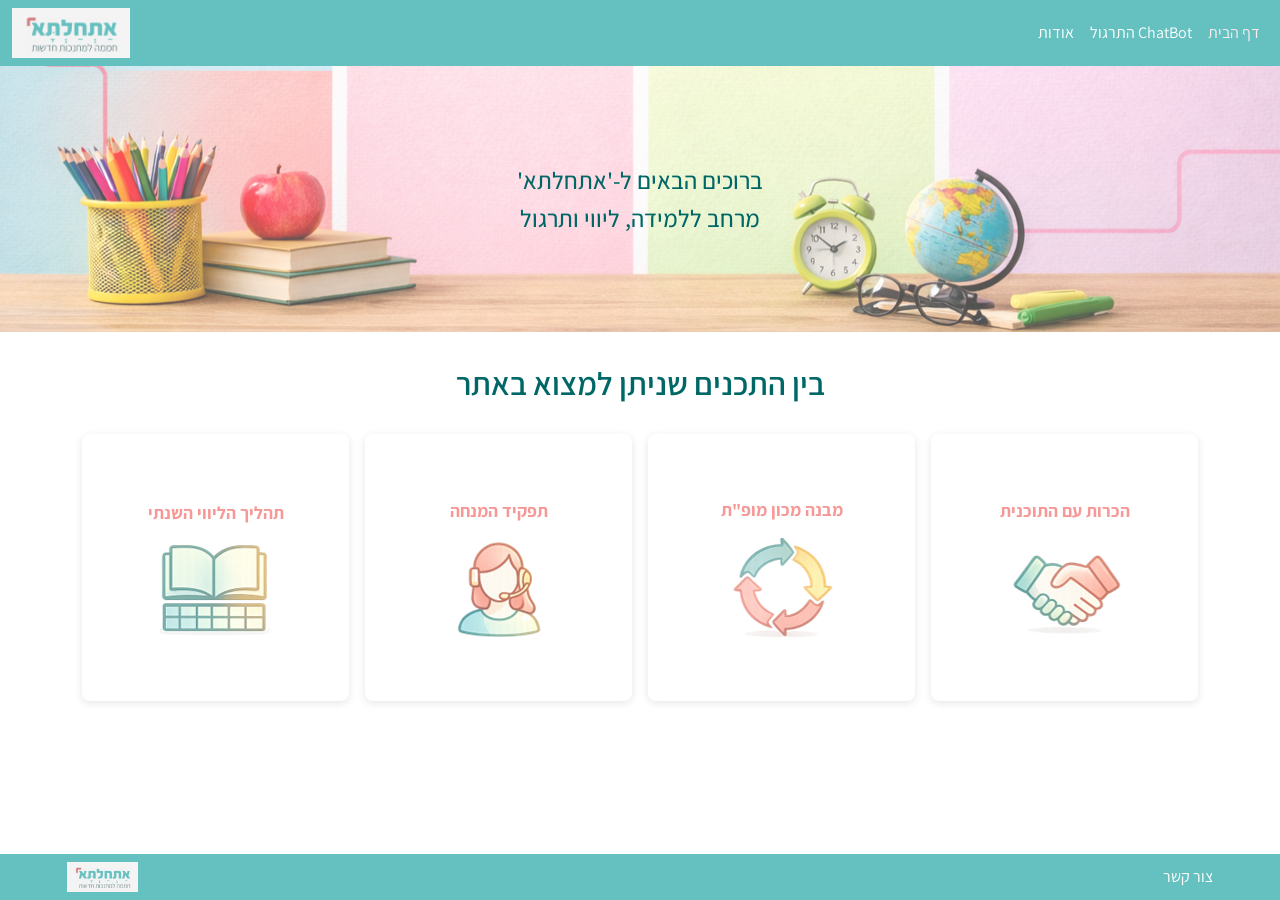
<file: projects/athalta-chatbot/index.html>
<!DOCTYPE html>
<html lang="he" dir="rtl">
<head>
<meta charset="utf-8">
<title>אתחלתא — צ'אטבוט למידה</title>
<meta http-equiv="refresh" content="0; url=wwwroot/index.html">
</head>
<body>
<a href="wwwroot/index.html">מעבר לאתר</a>
</body>
</html>
</file>
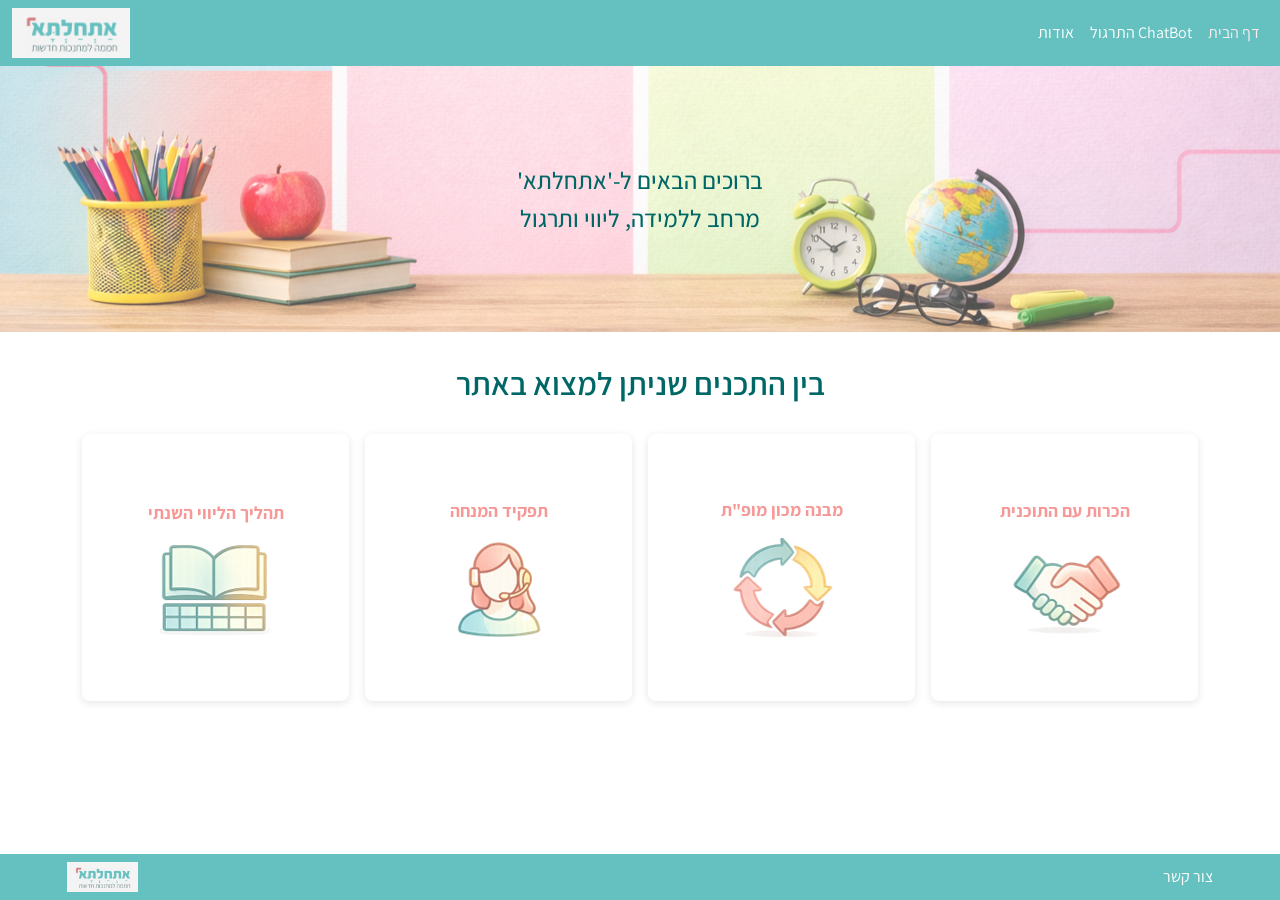
<file: projects/athalta-chatbot/wwwroot/index.html>
﻿<!DOCTYPE html>
<html dir="rtl" lang="he">
<head>
    <!-- מטא-תגים בסיסיים -->
    <meta charset="utf-8" />
    <title>פרויקט מסכם - קורס תכנות 3</title>
    <meta name="description" content="" />
    <meta name="keywords" content="" />
    <meta name="author" content="" />
    <meta name="viewport" content="width=device-width, initial-scale=1.0">

    <!-- טעינת גופנים חיצוניים מאתר הגופנים -->
    <link rel="preconnect" href="https://fonts.googleapis.com">
    <link rel="preconnect" href="https://fonts.gstatic.com" crossorigin>
    <link href="https://fonts.googleapis.com/css2?family=Assistant:wght@200;300;400;500;600;700;800&display=swap" rel="stylesheet">

    <!-- קובצי העיצוב הראשיים של האתר -->
    <link href="css/bootstrap.rtl.min.css" rel="stylesheet" />
    <link href="css/styles.css" rel="stylesheet" />

    <!-- קובצי הסקריפטים של האתר -->
    <script src="js/bootstrap.bundle.min.js"></script>
    <script src="js/index.js"></script>
</head>
<body>
   
    <!-- כותרת עליונה - תפריט ניווט -->
    <nav class="navbar navbar-expand-lg navbar-custom">
        <div class="container-fluid">
            <!-- כפתור המבורגר לתצוגה ניידת -->
            <button class="navbar-toggler" type="button" data-bs-toggle="collapse" data-bs-target="#navbarNav" aria-controls="navbarNav" aria-expanded="false" aria-label="Toggle navigation">
                <span class="navbar-toggler-icon"></span>
            </button>
            <!-- תפריט ניווט -->
            <div class="collapse navbar-collapse justify-content-start" id="navbarNav">
                <ul class="navbar-nav">
                    <li class="nav-item">
                        <a class="nav-link active" href="index.html">דף הבית</a>
                    </li>
                    <li class="nav-item">
                        <a class="nav-link" href="chatbot.html">ChatBot התרגול</a>
                    </li>
                    <li class="nav-item">
                        <a class="nav-link about-btn" href="#">אודות</a>
                    </li>
                </ul>
            </div>
            <!-- לוגו בכותרת -->
            <div class="navbar-logo">
                <img src="css/Images/Aticon.png" alt="Logo" class="header-logo">
            </div>
        </div>
    </nav>
    
    <!-- באנר ראשי -->
    <div class="banner-container">
        <img src="css/Images/Banner.png" alt="Banner" class="banner-image img-fluid">
        <!-- טקסט על גבי הבאנר -->
        <div class="banner-text">
            <div>ברוכים הבאים ל-'אתחלתא'</div>
            <div>מרחב ללמידה, ליווי ותרגול</div>
        </div>
    </div>

    <!-- אזור הריבועים - תכנים מרכזיים -->
    <div class="squares-container">
        <div class="container">
            <!-- כותרת האזור -->
            <h2 class="squares-heading">בין התכנים שניתן למצוא באתר</h2>
            <div class="row g-3">
                <!-- ריבוע 1: הכרות עם התוכנית -->
                <div class="col-12 col-md-6 col-lg-3">
                    <div class="square-box">
                        <h3 class="square-title">הכרות עם התוכנית</h3>
                        <img src="css/Images/icon1.png" alt="Icon" class="square-icon">
                    </div>
                </div>
                <!-- ריבוע 2: מבנה מכון מופ"ת -->
                <div class="col-12 col-md-6 col-lg-3">
                    <div class="square-box">
                        <h3 class="square-title">מבנה מכון מופ"ת</h3>
                        <img src="css/Images/icon2.png" alt="Icon" class="square-icon">
                    </div>
                </div>
                <!-- ריבוע 3: תפקיד המנחה -->
                <div class="col-12 col-md-6 col-lg-3">
                    <div class="square-box">
                        <h3 class="square-title">תפקיד המנחה</h3>
                        <img src="css/Images/icon3.png" alt="Icon" class="square-icon">
                    </div>
                </div>
                <!-- ריבוע 4: תהליך הליווי השנתי -->
                <div class="col-12 col-md-6 col-lg-3">
                    <div class="square-box">
                        <h3 class="square-title">תהליך הליווי השנתי</h3>
                        <img src="css/Images/icon4.png" alt="Icon" class="square-icon">
                    </div>
                </div>
            </div>
        </div>
    </div>

    <!-- תוכן ראשי -->
    <main>
    </main>

    <!-- כותרת תחתונה -->
    <footer class="footer-custom text-center">
        <div class="container">
            <div class="footer-content">
                <!-- כפתור צור קשר -->
                <div class="footer-contact">
                    <span class="contact-btn" role="button" tabindex="0" aria-label="צור קשר">צור קשר</span>
                </div>
                <!-- לוגו בתחתית -->
                <div class="footer-logo">
                    <img src="css/Images/Aticon.png" alt="Logo" class="footer-logo-img">
                </div>
            </div>
        </div>
    </footer>

    <!-- חלונית אודות -->
    <div id="aboutPopup" class="about-popup">
        <!-- רקע מעומעם -->
        <div class="about-overlay"></div>
        <!-- מיכל התוויות -->
        <div class="about-notes-container">
            <!-- כפתור סגירה -->
            <button class="close-popup-btn" aria-label="Close">×</button>
            <!-- תווית 1: אודות הבוט -->
            <div class="note-wrapper">
                <img src="css/Images/Note.png" alt="Note" class="note-image">
                <div class="note-content">
                    <h3 class="note-title">אודות הבוט</h3>
                    <p class="note-body">פיתחנו את הצ'אט של אתחלתא ככלי תרגול דיגיטלי שמטרתו לאפשר העמקה והיכרות עם עקרונות תוכנית אתחלתא.
הבוט מציג שאלות לימודיות קצרות המבוססות על חומרי התוכנית, ומאפשר למשתמשים להתנסות במענה ולקבל משוב תומך המעודד רפלקציה וחשיבה מקצועית.
הכלי נועד לשמש אמצעי משלים ללמידה, חזרה והעמקה בתכני התוכנית.</p>
                </div>
            </div>
            <!-- תווית 2: אודות הקורס -->
            <div class="note-wrapper">
                <img src="css/Images/Note.png" alt="Note" class="note-image">
                <div class="note-content">
                    <h3 class="note-title">אודות הקורס</h3>
                    <p class="note-body">הפרויקט פותח במסגרת קורס תכנות 3
מרצי הקורס: ד״ר דן כהן וקס ואלומה אפל
מגישות: נעמי מאור, סיון עמרם, שחר סביר</p>
                </div>
            </div>
        </div>
    </div>

 
    <!-- חלונית צור קשר -->
    <div id="contactPopup" class="about-popup" role="dialog" aria-labelledby="contactPopupTitle" aria-modal="true">
        <!-- רקע מעומעם -->
        <div class="about-overlay"></div>
        <!-- מיכל התווית -->
        <div class="about-notes-container">
            <!-- כפתור סגירה -->
            <button class="close-popup-btn" aria-label="סגור">×</button>
            <!-- תווית צור קשר -->
            <div class="note-wrapper">
                <img src="css/Images/Note.png" alt="Note" class="note-image">
                <div class="note-content">
                    <h3 class="note-title">צור קשר</h3>
                    <p class="note-body">נשמח לשמוע ממך! השאר פרטים ונחזור אליך בהקדם.

זמן תגובה: בדרך כלל תוך 24-48 שעות
אנא כלול: שם, מספר טלפון, נושא הפנייה והודעה</p>
                    <!-- כפתור לשליחת אימייל -->
                    <button class="note-cta-btn" aria-label="שלח אימייל" type="button">
                        שלח אימייל
                    </button>
                </div>
            </div>
        </div>
    </div>

  
</body>
</html>
</file>
<file: old-site/styles.css>
/* ============================================================
   Sivan Amram — portfolio
   Line-art aesthetic: hairline strokes, pastel washes, airy type.
   ============================================================ */

:root{
  /* ink */
  --ink:        #423e4a;
  --ink-soft:   #6d6876;
  --ink-mute:   #9b95a3;

  /* paper */
  --paper:      #fdfcfa;
  --paper-2:    #f7f3ee;
  --paper-3:    #f2ece6;

  /* hairlines */
  --line:       #e4ddd5;
  --line-soft:  #efe9e2;

  /* pastels */
  --rose:       #c98b91;
  --rose-pale:  #f3e0e0;
  --sage:       #9db396;
  --sage-pale:  #e2ebde;
  --sky:        #9db8cd;
  --sky-pale:   #dfe9f0;
  --lilac:      #b0a4c6;
  --lilac-pale: #e8e2f0;
  --sand:       #c9ac86;
  --sand-pale:  #f2e8db;

  --wrap: 1080px;
  --r: 2px;

  --font-display: 'Frank Ruhl Libre', 'Assistant', Georgia, serif;
  --font-body:    'Assistant', system-ui, -apple-system, 'Segoe UI', sans-serif;
}

*,*::before,*::after{ box-sizing:border-box; }

html{ scroll-behavior:smooth; scroll-padding-top:92px; overflow-x:hidden; }

body{
  margin:0;
  background:var(--paper);
  color:var(--ink);
  font-family:var(--font-body);
  font-size:17px;
  font-weight:300;
  line-height:1.85;
  -webkit-font-smoothing:antialiased;
  overflow-x:hidden;
}

img{ max-width:100%; display:block; }
h1,h2,h3{ font-family:var(--font-display); font-weight:400; line-height:1.25; margin:0; }
p{ margin:0 0 1.1em; }
a{ color:inherit; }

.wrap{ max-width:var(--wrap); margin-inline:auto; padding-inline:28px; }

/* Visually hidden until focused — never use off-screen offsets,
   which create horizontal overflow in RTL. */
.skip{
  position:absolute; inset-inline-start:0; top:0; z-index:200;
  width:1px; height:1px; overflow:hidden; white-space:nowrap; clip-path:inset(50%);
  background:var(--ink); color:var(--paper);
}
.skip:focus{ width:auto; height:auto; padding:12px 20px; clip-path:none; }

/* ── One-line artwork ────────────────────────────── */
.art{
  position:absolute; pointer-events:none; z-index:0;
  overflow:visible;
}
/* The watermark sits in the half the text leaves empty, so the
   composition balances in both reading directions. */
.art-hero-bg{
  color:var(--lilac); opacity:.42;
  width:min(700px,54vw); height:auto;
  top:40px; inset-inline-end:-70px;
}
/* The line starts tangled and resolves — mirrored in RTL so the
   knot sits where the eye enters. */
.art-resolve{
  position:relative; display:block; color:var(--rose);
  width:min(560px,100%); height:70px; margin:6px 0 26px;
  opacity:.85;
}
html[dir="rtl"] .art-resolve{ transform:scaleX(-1); }
.art-about{
  color:var(--sage); opacity:.26;
  width:min(520px,52vw); height:auto;
  bottom:-70px; inset-inline-end:-70px;
}
.art-contact{
  color:var(--sand); opacity:.34;
  width:min(560px,58vw); height:auto;
  top:-60px; inset-inline-start:-60px;
}

.divider{
  display:block; width:100%; height:44px;
  color:var(--line); opacity:.9;
}

/* Draw-in animation for stroked paths */
.draw{ stroke-dasharray:var(--len); stroke-dashoffset:var(--len); }
.draw.drawn{ transition:stroke-dashoffset 2.4s cubic-bezier(.5,0,.2,1); stroke-dashoffset:0; }

/* ── Nav ─────────────────────────────────────────── */
.nav{
  position:sticky; top:0; z-index:100;
  background:rgba(253,252,250,.86);
  backdrop-filter:saturate(150%) blur(12px);
  -webkit-backdrop-filter:saturate(150%) blur(12px);
  border-bottom:1px solid transparent;
  transition:border-color .3s;
}
.nav.stuck{ border-bottom-color:var(--line); }
.nav-in{ display:flex; align-items:center; gap:26px; height:72px; }

.brand{ display:flex; align-items:center; gap:11px; text-decoration:none; }
.brand-line{ width:46px; height:20px; color:var(--rose); flex:none; }
.brand-name{
  font-family:var(--font-display); font-size:18px; font-weight:400;
  letter-spacing:.01em;
}

.nav-links{ display:flex; gap:30px; margin-inline-start:auto; }
.nav-links a{
  text-decoration:none; font-size:15px; font-weight:300; color:var(--ink-soft);
  position:relative; padding:5px 0; transition:color .2s;
}
.nav-links a::after{
  content:''; position:absolute; inset-inline:0; bottom:2px; height:1px;
  background:var(--rose); transform:scaleX(0); transform-origin:center;
  transition:transform .3s ease;
}
.nav-links a:hover{ color:var(--ink); }
.nav-links a:hover::after{ transform:scaleX(1); }

.lang{
  font-family:var(--font-body); font-weight:400; font-size:12.5px; letter-spacing:.12em;
  background:transparent; color:var(--ink-soft);
  border:1px solid var(--line); border-radius:999px;
  padding:7px 15px; cursor:pointer; transition:.25s;
}
.lang:hover{ border-color:var(--rose); color:var(--rose); }

/* ── Buttons ─────────────────────────────────────── */
.btn{
  display:inline-flex; align-items:center; justify-content:center;
  padding:12px 28px; border-radius:999px; text-decoration:none;
  font-weight:400; font-size:15.5px; letter-spacing:.01em;
  border:1px solid var(--line); background:transparent;
  transition:.3s cubic-bezier(.4,0,.2,1);
}
.btn-primary{ border-color:var(--rose); color:#a96a71; background:var(--rose-pale); }
.btn-primary:hover{ background:var(--rose); color:#fff; border-color:var(--rose); }
.btn-ghost{ color:var(--ink-soft); }
.btn-ghost:hover{ border-color:var(--ink-soft); color:var(--ink); }

/* ── Hero ────────────────────────────────────────── */
.hero{ position:relative; padding:104px 0 76px; overflow:hidden; }
.hero-in{ position:relative; z-index:1; }

.eyebrow{
  font-size:13px; font-weight:400; letter-spacing:.2em; text-transform:uppercase;
  color:var(--ink-mute); margin-bottom:26px;
}
html[lang="he"] .eyebrow{ letter-spacing:.1em; text-transform:none; font-size:15px; }

.hero-title{
  font-family:var(--font-display);
  font-size:clamp(54px, 10vw, 108px); font-weight:300; letter-spacing:-.01em;
  line-height:1.05; color:var(--ink); margin-bottom:4px;
}
.hero-lead{
  font-size:clamp(18px,2.2vw,21px); font-weight:300; line-height:1.8;
  color:var(--ink-soft); max-width:56ch; margin-bottom:38px;
}
.hero-cta{ display:flex; gap:14px; flex-wrap:wrap; margin-bottom:72px; }

.hero-stats{
  list-style:none; margin:0; padding:34px 0 0; border-top:1px solid var(--line);
  display:grid; grid-template-columns:repeat(3,minmax(0,1fr)); gap:30px;
}
.hero-stats li{ display:flex; flex-direction:column; gap:4px; }
.hero-stats strong{
  font-family:var(--font-display); font-size:36px; font-weight:300;
  color:var(--rose); line-height:1.1;
  direction:ltr; unicode-bidi:isolate; text-align:start;
}
html[dir="rtl"] .hero-stats strong{ text-align:right; }
.hero-stats span{ font-size:14px; font-weight:300; color:var(--ink-mute); }

/* ── Sections ────────────────────────────────────── */
.section{ position:relative; padding:100px 0; overflow:hidden; }
.section-tint{ background:var(--paper-2); }

.sec-num{
  font-family:var(--font-body); font-size:12px; font-weight:400;
  letter-spacing:.28em; color:var(--ink-mute); display:block; margin-bottom:14px;
}
.sec-head{ position:relative; z-index:1; margin-bottom:62px; max-width:62ch; }
.sec-head h2{ font-size:clamp(34px,5vw,52px); font-weight:300; margin-bottom:16px; }
.sec-sub{ font-size:17.5px; font-weight:300; color:var(--ink-mute); margin:0; }

/* ── Case studies ────────────────────────────────── */
.case{
  position:relative; z-index:1;
  display:grid; grid-template-columns:1.05fr .95fr; gap:60px; align-items:center;
  padding:64px 0; border-top:1px solid var(--line-soft);
}
.case:first-of-type{ border-top:0; padding-top:0; }

.case-media img{
  border-radius:var(--r); border:1px solid var(--line);
  background:#fff; box-shadow:0 12px 40px rgba(66,62,74,.06);
}
/* A lone thumbnail stays in its half-column — going full width makes the
   media column much taller than its text and strands whitespace. */
.case-thumbs{ display:grid; grid-template-columns:1fr 1fr; gap:14px; margin-top:14px; }

.case-media.phones{ display:flex; justify-content:center; align-items:flex-end; }
.phone{
  width:34%; border-radius:14px; border:1px solid var(--line);
  box-shadow:0 12px 34px rgba(66,62,74,.08); background:#fff;
  transition:transform .45s cubic-bezier(.4,0,.2,1);
}
.phones .phone:first-child{ transform:rotate(-5deg) translateX(14%); z-index:1; }
.phones .phone:last-child{ transform:rotate(5deg) translateX(-14%); z-index:1; }
.phone-mid{ width:38%; z-index:3; position:relative; }
.phones:hover .phone:first-child{ transform:rotate(-7deg) translateX(20%); }
.phones:hover .phone:last-child{ transform:rotate(7deg) translateX(-20%); }
.phones:hover .phone-mid{ transform:translateY(-8px); }

.case-alt{ direction:ltr; }
.case-alt > *{ direction:rtl; }
html[lang="en"] .case-alt > *{ direction:ltr; }

.tag{
  display:inline-block; font-size:12.5px; font-weight:400; letter-spacing:.04em;
  padding:5px 15px; border-radius:999px; margin-bottom:18px; border:1px solid;
}
.tag-a{ background:var(--lilac-pale); color:#7a6b95; border-color:#ddd4ea; }
.tag-b{ background:var(--sky-pale);   color:#5f829c; border-color:#d2e0ea; }
.tag-c{ background:var(--sage-pale);  color:#66805e; border-color:#d5e2d0; }

.case-body h3{ font-size:clamp(28px,3.6vw,40px); font-weight:300; margin-bottom:10px; }
.case-role{ font-size:14px; font-weight:300; letter-spacing:.03em; color:var(--ink-mute); margin-bottom:20px; }
.case-body > p{ color:var(--ink-soft); }

.bullets{ list-style:none; padding:0; margin:24px 0; display:grid; gap:14px; }
.bullets li{
  position:relative; padding-inline-start:24px;
  font-size:15.5px; font-weight:300; color:var(--ink-soft); line-height:1.7;
}
.bullets li::before{
  content:''; position:absolute; inset-inline-start:0; top:.75em;
  width:12px; height:1px; background:var(--rose);
}

.stack{
  font-size:13px; font-weight:300; letter-spacing:.06em; color:var(--ink-mute);
  padding-top:18px; border-top:1px solid var(--line-soft);
  margin:26px 0 0; direction:ltr; text-align:start;
}
html[dir="rtl"] .stack{ text-align:right; }

.case-link{
  display:inline-block; margin-top:18px; font-size:15px; font-weight:400;
  color:var(--rose); text-decoration:none;
  border-bottom:1px solid transparent; transition:.25s;
}
.case-link:hover{ border-bottom-color:var(--rose); }

/* ── About ───────────────────────────────────────── */
.about-grid{ position:relative; z-index:1; display:grid; grid-template-columns:minmax(0,.75fr) minmax(0,1.65fr); gap:60px; }
.about-head{ margin-bottom:0; }
.about-text .lead{
  font-family:var(--font-display); font-size:22px; font-weight:300;
  line-height:1.7; color:var(--ink);
}
.about-text p{ color:var(--ink-soft); }

/* ── Timeline ────────────────────────────────────── */
.timeline{ list-style:none; margin:0 0 70px; padding:0; position:relative; }
.timeline::before{
  content:''; position:absolute; inset-inline-start:5px; top:10px; bottom:10px;
  width:1px; background:var(--line);
}
.timeline li{ position:relative; padding-inline-start:42px; padding-bottom:48px; }
.timeline li:last-child{ padding-bottom:0; }
.timeline li::before{
  content:''; position:absolute; inset-inline-start:0; top:9px;
  width:11px; height:11px; border-radius:50%;
  background:var(--paper); border:1px solid var(--ink-mute);
}
.timeline li:first-child::before{ border-color:var(--rose); background:var(--rose-pale); }
.tl-date{
  display:block; font-size:13px; font-weight:400; letter-spacing:.08em;
  color:var(--ink-mute); margin-bottom:8px;
}
.timeline h3{ font-size:22px; font-weight:400; margin-bottom:4px; }
.tl-org{ font-size:14.5px; font-weight:400; color:var(--rose); margin-bottom:12px; letter-spacing:.02em; }
.timeline p:last-child{ color:var(--ink-soft); margin:0; font-size:15.5px; }

.edu{
  border:1px solid var(--line); border-radius:var(--r);
  padding:34px 38px; background:var(--paper-2);
}
.edu h3{ font-size:21px; font-weight:400; margin-bottom:14px; }
.edu p{ margin-bottom:8px; }
.edu strong{ font-weight:400; }
.muted{ color:var(--ink-mute); font-size:15px; margin:0; }

/* ── Skills ──────────────────────────────────────── */
.skills{ display:grid; grid-template-columns:repeat(auto-fit,minmax(228px,1fr)); gap:1px; background:var(--line); border:1px solid var(--line); }
.skill-card{
  background:var(--paper); padding:32px 28px; transition:background .3s;
}
.skill-card:hover{ background:#fff; }
.skill-card h3{ font-size:17.5px; font-weight:400; margin-bottom:18px; color:var(--ink); }
.skill-card ul{ list-style:none; margin:0; padding:0; display:grid; gap:9px; }
.skill-card li{
  font-size:14px; font-weight:300; color:var(--ink-soft);
  direction:ltr; text-align:start;
}
html[dir="rtl"] .skill-card li{ text-align:right; }

/* ── Contact ─────────────────────────────────────── */
.contact{ background:var(--paper-3); }
.contact-in{ position:relative; z-index:1; text-align:center; max-width:66ch; }
.contact h2{ font-size:clamp(38px,6vw,60px); font-weight:300; margin-bottom:20px; }
.contact-lead{ font-size:18.5px; font-weight:300; color:var(--ink-soft); margin-bottom:40px; }
.contact-links{ display:flex; gap:12px; flex-wrap:wrap; justify-content:center; }

/* ── Footer ──────────────────────────────────────── */
.footer{ padding:36px 0; border-top:1px solid var(--line); }
.footer p{ margin:0; font-size:13.5px; font-weight:300; color:var(--ink-mute); }

/* ── Reveal on scroll ────────────────────────────── */
.reveal{ opacity:0; transform:translateY(20px); transition:opacity .9s ease, transform .9s cubic-bezier(.4,0,.2,1); }
.reveal.in{ opacity:1; transform:none; }

/* ── Responsive ──────────────────────────────────── */
@media (max-width: 900px){
  .nav-links{ display:none; }
  .lang{ margin-inline-start:auto; }
  .hero{ padding:68px 0 56px; }
  .section{ padding:72px 0; }
  .case, .about-grid{ grid-template-columns:1fr; gap:38px; }
  .case{ padding:48px 0; }
  .case-alt{ direction:inherit; }
  .hero-stats{ grid-template-columns:1fr; gap:20px; padding-top:28px; }
  .hero-stats strong{ font-size:30px; }
  .sec-head{ margin-bottom:44px; }
  .art-hero-bg{ inset-inline-start:-40%; opacity:.2; }
  .art-about, .art-contact{ opacity:.18; }
  .edu{ padding:26px 24px; }
}

@media (prefers-reduced-motion: reduce){
  html{ scroll-behavior:auto; }
  .reveal{ opacity:1; transform:none; transition:none; }
  .draw{ stroke-dasharray:none; stroke-dashoffset:0; }
  *{ animation:none !important; transition:none !important; }
}
</file>
<file: projects/athalta-chatbot/wwwroot/css/styles.css>
﻿body {
    display: flex;
    flex-direction: column;
    min-height: 100vh;
    font-family: 'Assistant', sans-serif;
    direction: rtl;
    text-align: right;
}

* {
    font-family: 'Assistant', sans-serif;
}

input, textarea, select, button {
    direction: rtl;
    text-align: right;
}

main {
    flex: 1;
}

/* Header Styles */
.navbar-custom {
    background-color: #65C0C0 !important;
}

.navbar-custom .navbar-brand,
.navbar-custom .nav-link {
    color: #fff !important;
}

.navbar-custom .nav-link:hover {
    color: #f0f0f0 !important;
}

.navbar-custom .nav-link.active {
    color: #ffebee !important;
}

.navbar-custom .navbar-toggler {
    border-color: rgba(255, 255, 255, 0.5);
}

.navbar-custom .navbar-toggler-icon {
    background-image: url("data:image/svg+xml,%3csvg xmlns='http://www.w3.org/2000/svg' viewBox='0 0 30 30'%3e%3cpath stroke='rgba%28255, 255, 255, 1%29' stroke-linecap='round' stroke-miterlimit='10' stroke-width='2' d='M4 7h22M4 15h22M4 23h22'/%3e%3c/svg%3e");
}

.navbar-logo {
    display: flex;
    align-items: center;
    margin-right: 1rem;
}

.header-logo {
    max-height: 3.125rem; /* 50px */
    width: auto;
    height: auto;
}

@media (max-width: 991.98px) {
    .navbar-logo {
        margin-right: 0;
        margin-top: 0.5rem;
    }
}

/* Banner Styles */
.banner-container {
    width: 100%;
    overflow: hidden;
    display: flex;
    justify-content: center;
    align-items: center;
    position: relative;
}

.banner-image {
    width: 100%;
    height: auto;
    display: block;
    object-fit: contain;
}

.banner-text {
    position: absolute;
    top: 50%;
    left: 50%;
    transform: translate(-50%, -50%);
    text-align: center;
    color: #006767;
    font-size: 1.5rem;
    font-weight: 500;
    line-height: 1.6;
    z-index: 1;
}

/* Mobile view - limit banner size */
@media (max-width: 768px) {
    .banner-image {
        max-height: 12.5rem; /* 200px */
        width: auto;
        max-width: 100%;
        object-fit: contain;
    }
    
    .banner-text {
        font-size: 1rem;
        line-height: 1.4;
    }
}

/* Squares Styles */
.squares-container {
    padding: 2rem 0;
}

.squares-heading {
    color: #006767;
    text-align: center;
    margin-bottom: 2rem;
    font-weight: 600;
}

.square-box {
    background-color: #fff;
    border-radius: 8px;
    box-shadow: 0 2px 8px rgba(0, 0, 0, 0.1);
    aspect-ratio: 1;
    width: 100%;
    transition: transform 0.3s ease, box-shadow 0.3s ease;
    cursor: pointer;
    display: flex;
    flex-direction: column;
    justify-content: center;
    align-items: center;
    padding: 1.5rem;
    text-align: center;
}

.square-title {
    color: #F69896;
    font-weight: bold;
    font-size: 1.1rem;
    margin: 0 0 1rem 0;
    line-height: 1.4;
}

.square-icon {
    max-width: 60%;
    max-height: 50%;
    object-fit: contain;
}

.square-box:hover {
    transform: translateY(-5px);
    box-shadow: 0 4px 12px rgba(0, 0, 0, 0.15);
}

/* Mobile view - ensure squares stack */
@media (max-width: 767.98px) {
    .squares-container {
        padding: 1.5rem 0;
    }
    
    .square-box {
        margin-bottom: 1rem;
        padding: 1rem;
    }
    
    .square-title {
        font-size: 0.95rem;
        margin-bottom: 0.75rem;
    }
    
    .square-icon {
        max-width: 50%;
        max-height: 45%;
    }
}

/* Footer Styles */
.footer-custom {
    background-color: #65C0C0;
    color: #fff;
    padding: 0.5rem 0;
    margin-top: auto;
}

.footer-content {
    display: flex;
    justify-content: space-between;
    align-items: center;
    width: 100%;
}

.footer-contact {
    display: flex;
    align-items: center;
    color: #fff;
    font-size: 1rem;
    margin-right: -0.9375rem; /* -15px */
}

.footer-logo {
    display: flex;
    justify-content: flex-end;
    align-items: center;
    padding: 0;
    margin-left: -0.9375rem; /* -15px */
}

.footer-logo-img {
    max-height: 1.875rem; /* 30px */
    width: auto;
    height: auto;
}

@media (max-width: 768px) {
    .footer-contact {
        margin-right: 0;
    }
    
    .footer-logo {
        justify-content: flex-end;
        margin-left: 0;
    }
    
    .footer-logo-img {
        max-height: 1.5625rem; /* 25px */
    }
}

/* About Popup Styles */
.about-popup {
    display: none;
    position: fixed;
    top: 0;
    left: 0;
    width: 100%;
    height: 100%;
    z-index: 9999;
}

.about-popup.show {
    display: flex;
    justify-content: center;
    align-items: center;
}

.about-overlay {
    position: absolute;
    top: 0;
    left: 0;
    width: 100%;
    height: 100%;
    background-color: rgba(0, 0, 0, 0.5);
    z-index: 1;
}

.about-notes-container {
    position: relative;
    z-index: 2;
    display: flex;
    gap: 2rem;
    max-width: 90%;
    justify-content: center;
    align-items: center;
    flex-wrap: wrap;
}

.close-popup-btn {
    position: absolute;
    top: -0.9375rem;   /* -15px */
    right: -0.9375rem; /* -15px */
    width: 2.5rem;     /* 40px */
    height: 2.5rem;    /* 40px */
    border-radius: 50%;
    background-color: #fff;
    border: 2px solid #006767;
    color: #006767;
    font-size: 1.75rem; /* 28px */
    font-weight: bold;
    cursor: pointer;
    display: flex;
    justify-content: center;
    align-items: center;
    line-height: 1;
    z-index: 10;
    transition: background-color 0.3s ease, color 0.3s ease;
    padding: 0;
    box-shadow: 0 2px 8px rgba(0, 0, 0, 0.2);
}

.close-popup-btn:hover {
    background-color: #006767;
    color: #fff;
}

.note-wrapper {
    position: relative;
    max-width: 25rem; /* 400px */
    width: 100%;
}

.note-image {
    width: 100%;
    height: auto;
    display: block;
}

.note-content {
    position: absolute;
    top: 0;
    left: 0;
    width: 100%;
    height: 100%;
    display: flex;
    flex-direction: column;
    padding: 2rem;
    box-sizing: border-box;
}

.note-title {
    color: #006767;
    font-weight: bold;
    font-size: 1.3rem;
    margin-bottom: 1rem;
    text-align: right;
}

.note-body {
    color: #000;
    font-size: 0.95rem;
    line-height: 1.6;
    text-align: right;
    margin: 0 0 1rem 0;
    white-space: pre-line;
}

.note-cta-btn {
    background-color: #006767;
    color: #fff;
    border: none;
    padding: 0.75rem 1.5rem;
    border-radius: 6px;
    font-size: 1rem;
    font-weight: 600;
    cursor: pointer;
    font-family: 'Assistant', sans-serif;
    transition: background-color 0.3s ease, transform 0.2s ease;
    text-align: center;
    width: 100%;
    margin-top: 1rem;
}

.note-cta-btn:hover {
    background-color: #004d4d;
    transform: translateY(-2px);
}

.note-cta-btn:active {
    transform: translateY(0);
}

/* Mobile view - stack notes vertically */
@media (max-width: 768px) {
    .about-notes-container {
        flex-direction: column;
        gap: 1.5rem;
        padding: 1rem;
    }
    
    .note-wrapper {
        max-width: 90%;
    }
    
    .note-content {
        padding: 1.5rem;
    }
    
    .note-title {
        font-size: 1.1rem;
    }
    
    .note-body {
        font-size: 0.85rem;
    }
    
    .note-cta-btn {
        padding: 0.6rem 1.2rem;
        font-size: 0.9rem;
    }
    
    .close-popup-btn {
        top: -0.625rem;   /* -10px */
        right: -0.625rem; /* -10px */
        width: 2.1875rem; /* 35px */
        height: 2.1875rem;/* 35px */
        font-size: 1.5rem;/* 24px */
    }
}

/* Contact Popup Styles */
.contact-popup {
    display: none;
    position: fixed;
    top: 0;
    left: 0;
    width: 100%;
    height: 100%;
    z-index: 9999;
    animation: fadeIn 0.3s ease;
}

.contact-popup.show {
    display: flex;
    justify-content: center;
    align-items: center;
}

@keyframes fadeIn {
    from {
        opacity: 0;
    }
    to {
        opacity: 1;
    }
}

@keyframes slideUp {
    from {
        opacity: 0;
        transform: translateY(20px) scale(0.95);
    }
    to {
        opacity: 1;
        transform: translateY(0) scale(1);
    }
}

.contact-overlay {
    position: absolute;
    top: 0;
    left: 0;
    width: 100%;
    height: 100%;
    background-color: rgba(0, 0, 0, 0.5);
    z-index: 1;
}

.contact-modal-container {
    position: relative;
    z-index: 2;
    background-color: #fff;
    border-radius: 12px;
    max-width: 31.25rem; /* 500px */
    width: 90%;
    max-height: 90vh;
    overflow-y: auto;
    box-shadow: 0 4px 20px rgba(0, 0, 0, 0.3);
    animation: slideUp 0.3s ease;
}

.contact-modal-content {
    padding: 2.5rem;
    text-align: right;
    direction: rtl;
}

.contact-modal-title {
    color: #006767;
    font-size: 1.8rem;
    font-weight: bold;
    margin-bottom: 1rem;
    text-align: right;
}

.contact-modal-description {
    color: #333;
    font-size: 1rem;
    line-height: 1.6;
    margin-bottom: 1.5rem;
    text-align: right;
}

.contact-helpful-info {
    background-color: #f8f9fa;
    border-radius: 8px;
    padding: 1.5rem;
    margin-bottom: 2rem;
}

.contact-helpful-info p {
    color: #555;
    font-size: 0.9rem;
    line-height: 1.8;
    margin-bottom: 0.5rem;
    text-align: right;
}

.contact-helpful-info p:last-child {
    margin-bottom: 0;
}

.contact-cta-btn {
    width: 100%;
    background-color: #006767;
    color: #fff;
    border: none;
    padding: 1rem 2rem;
    border-radius: 8px;
    font-size: 1.1rem;
    font-weight: 600;
    cursor: pointer;
    font-family: 'Assistant', sans-serif;
    transition: background-color 0.3s ease, transform 0.2s ease;
    text-align: center;
}

.contact-cta-btn:hover {
    background-color: #004d4d;
    transform: translateY(-2px);
}

.contact-cta-btn:active {
    transform: translateY(0);
}

.contact-btn {
    cursor: pointer;
    transition: opacity 0.3s ease;
}

.contact-btn:hover {
    opacity: 0.8;
}

/* Mobile view for contact popup */
@media (max-width: 768px) {
    .contact-modal-container {
        width: 95%;
        max-height: 85vh;
    }
    
    .contact-modal-content {
        padding: 1.5rem;
    }
    
    .contact-modal-title {
        font-size: 1.5rem;
    }
    
    .contact-modal-description {
        font-size: 0.95rem;
    }
    
    .contact-helpful-info {
        padding: 1rem;
    }
    
    .contact-helpful-info p {
        font-size: 0.85rem;
    }
    
    .contact-cta-btn {
        padding: 0.9rem 1.5rem;
        font-size: 1rem;
    }
    
    .contact-popup .close-popup-btn {
        top: -0.625rem;   /* -10px */
        right: -0.625rem; /* -10px */
        width: 2.1875rem; /* 35px */
        height: 2.1875rem;/* 35px */
        font-size: 1.5rem;/* 24px */
    }
}
</file>
